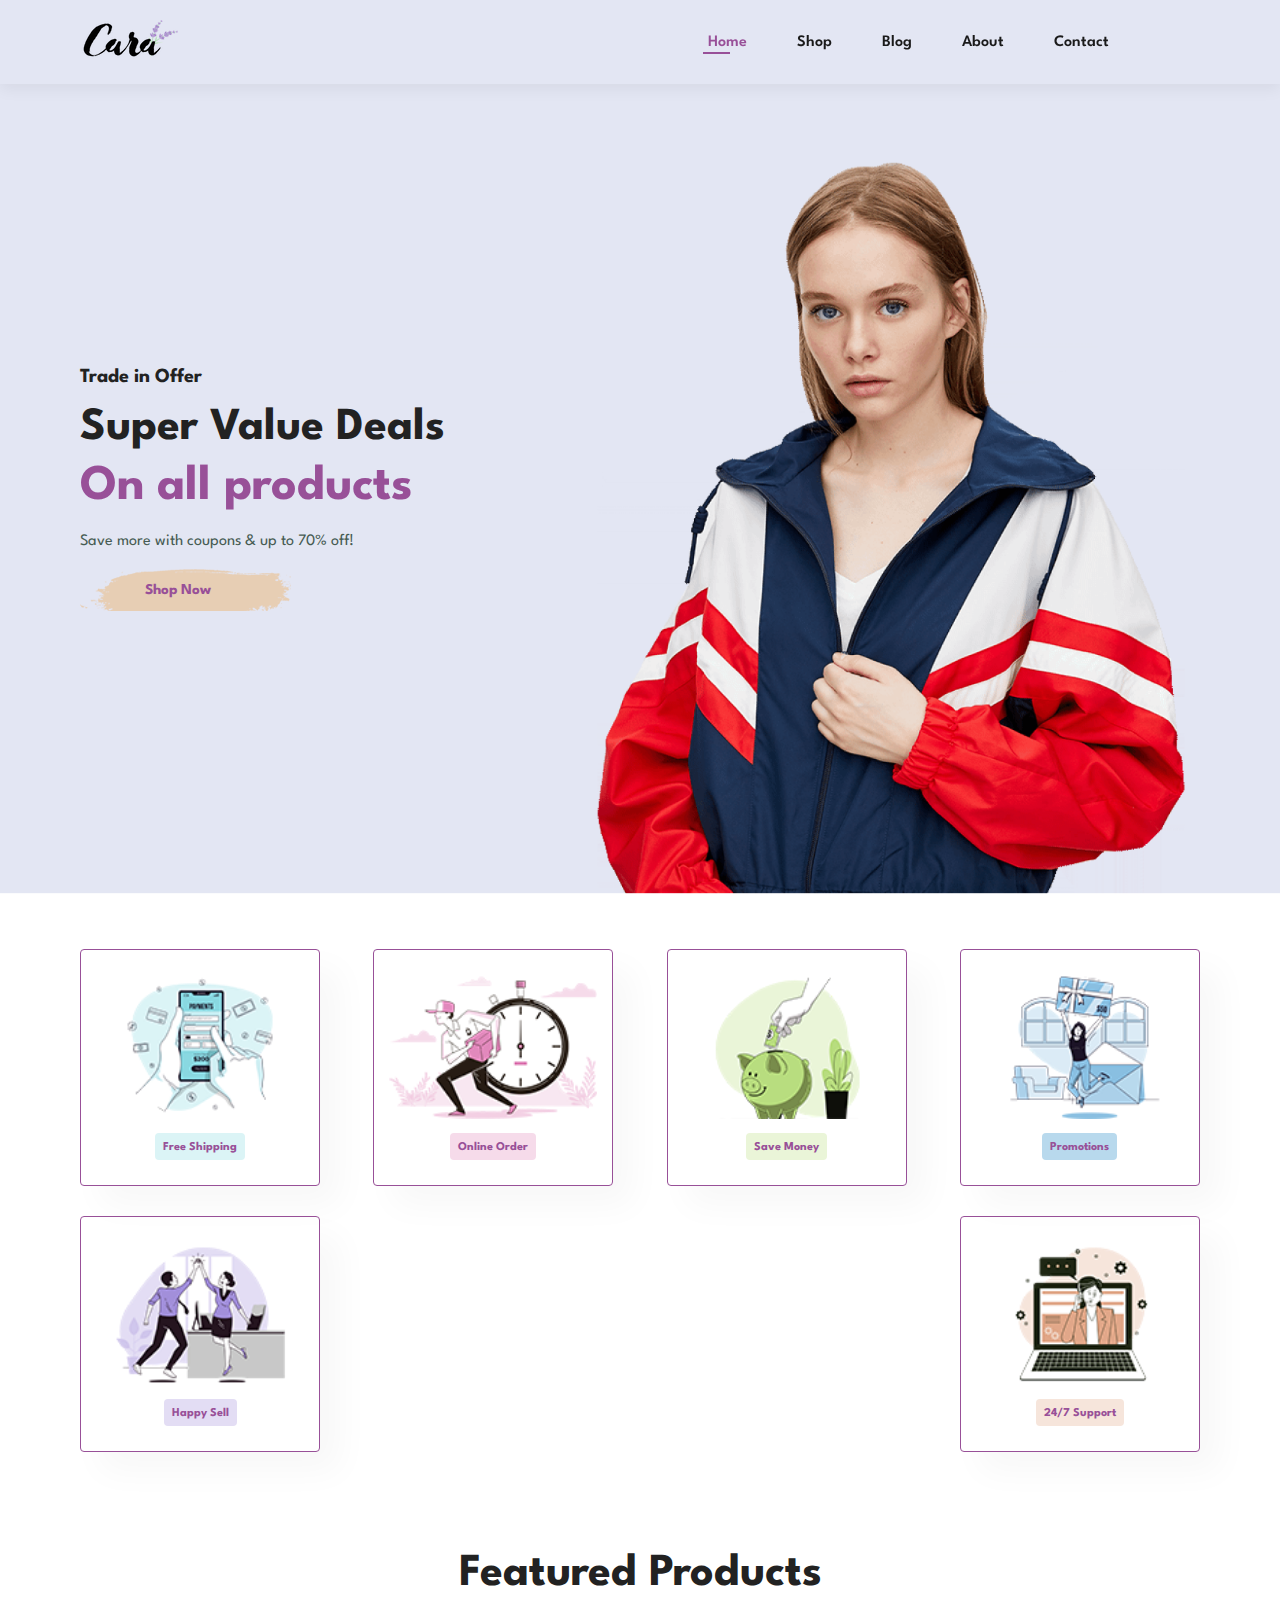
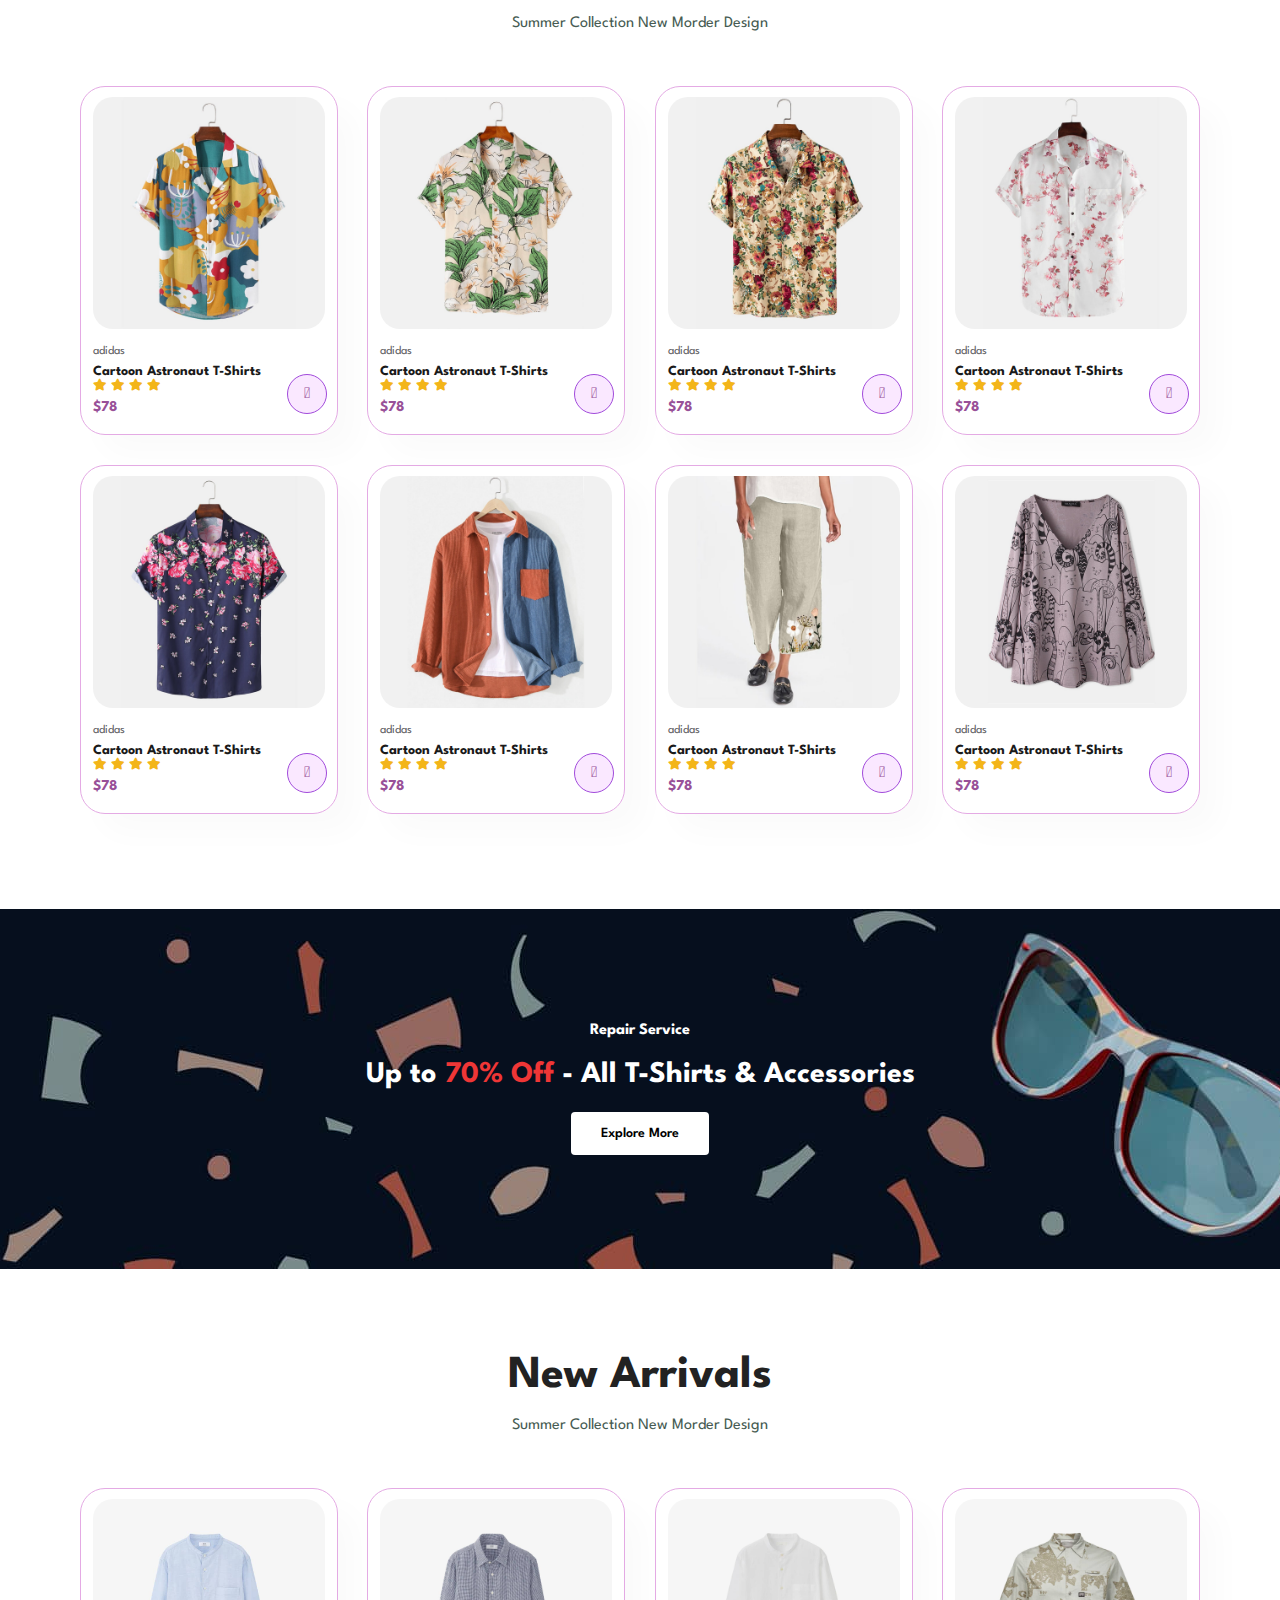
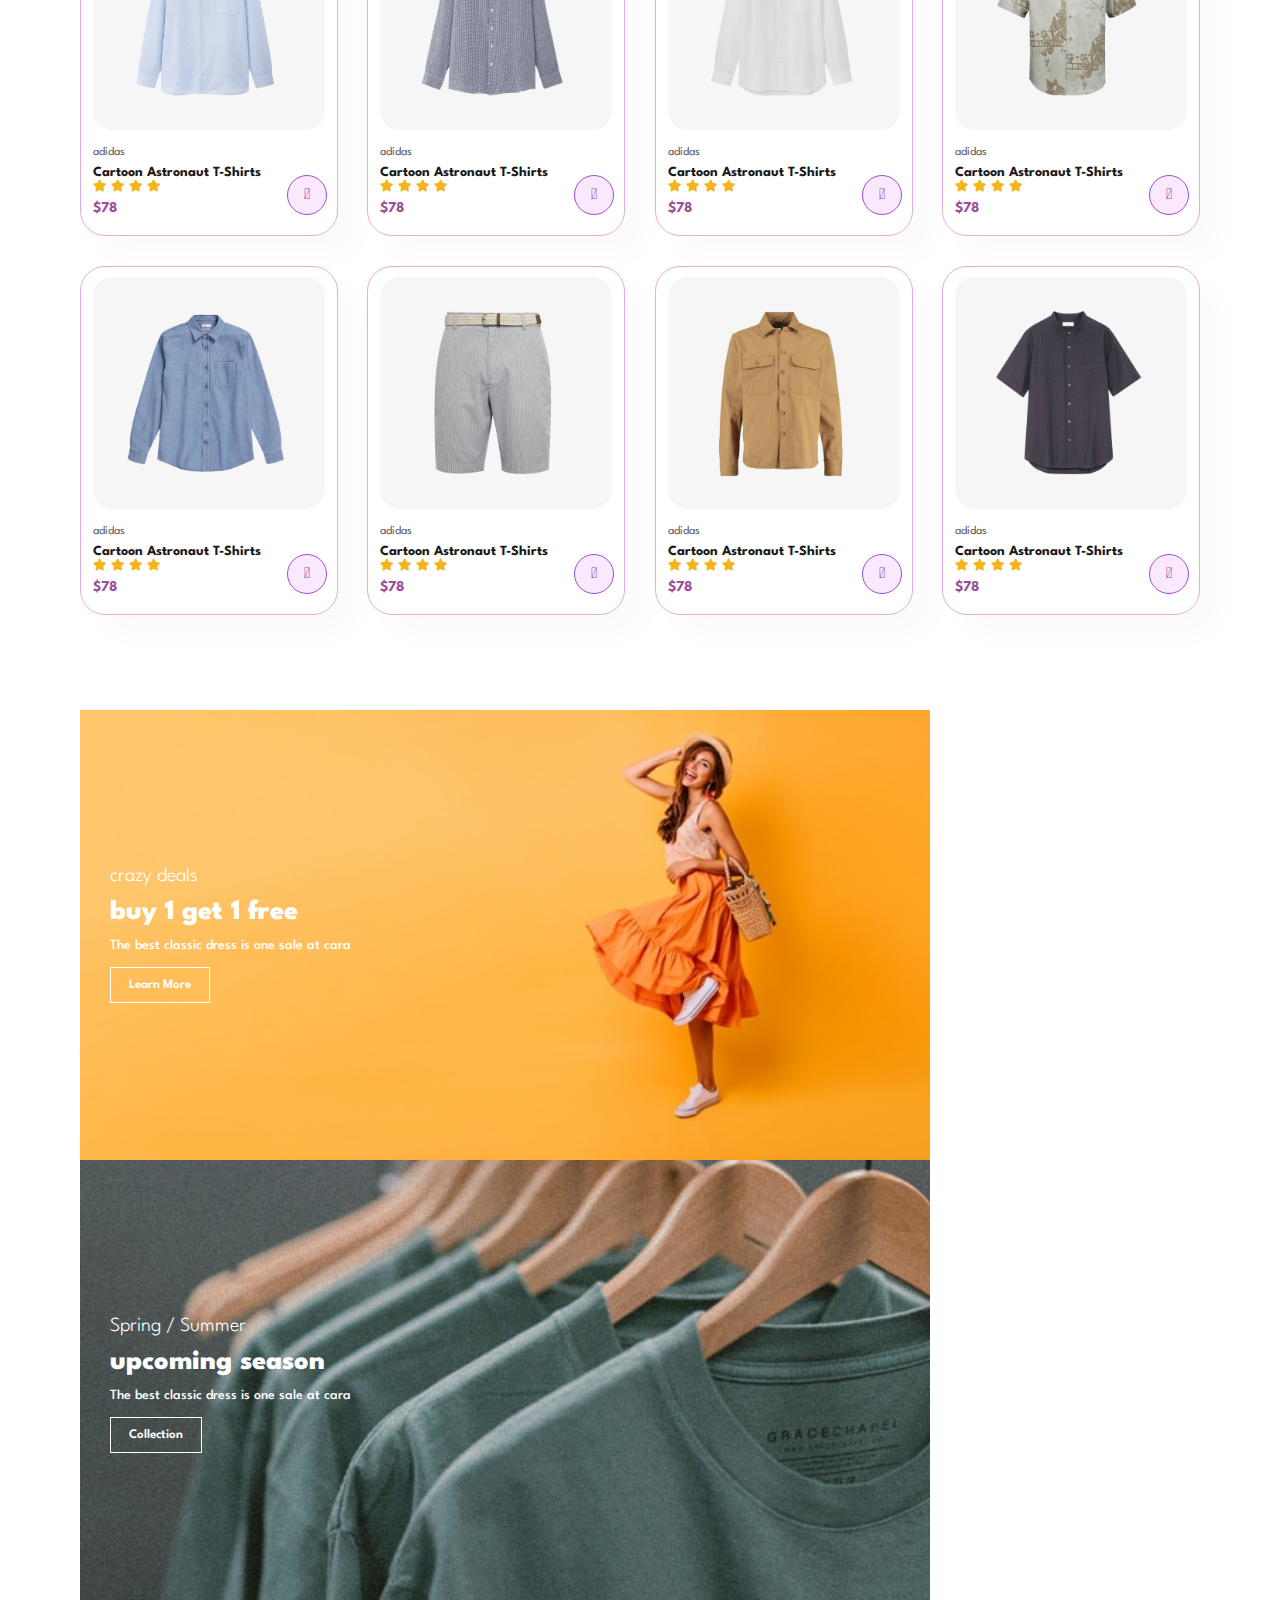
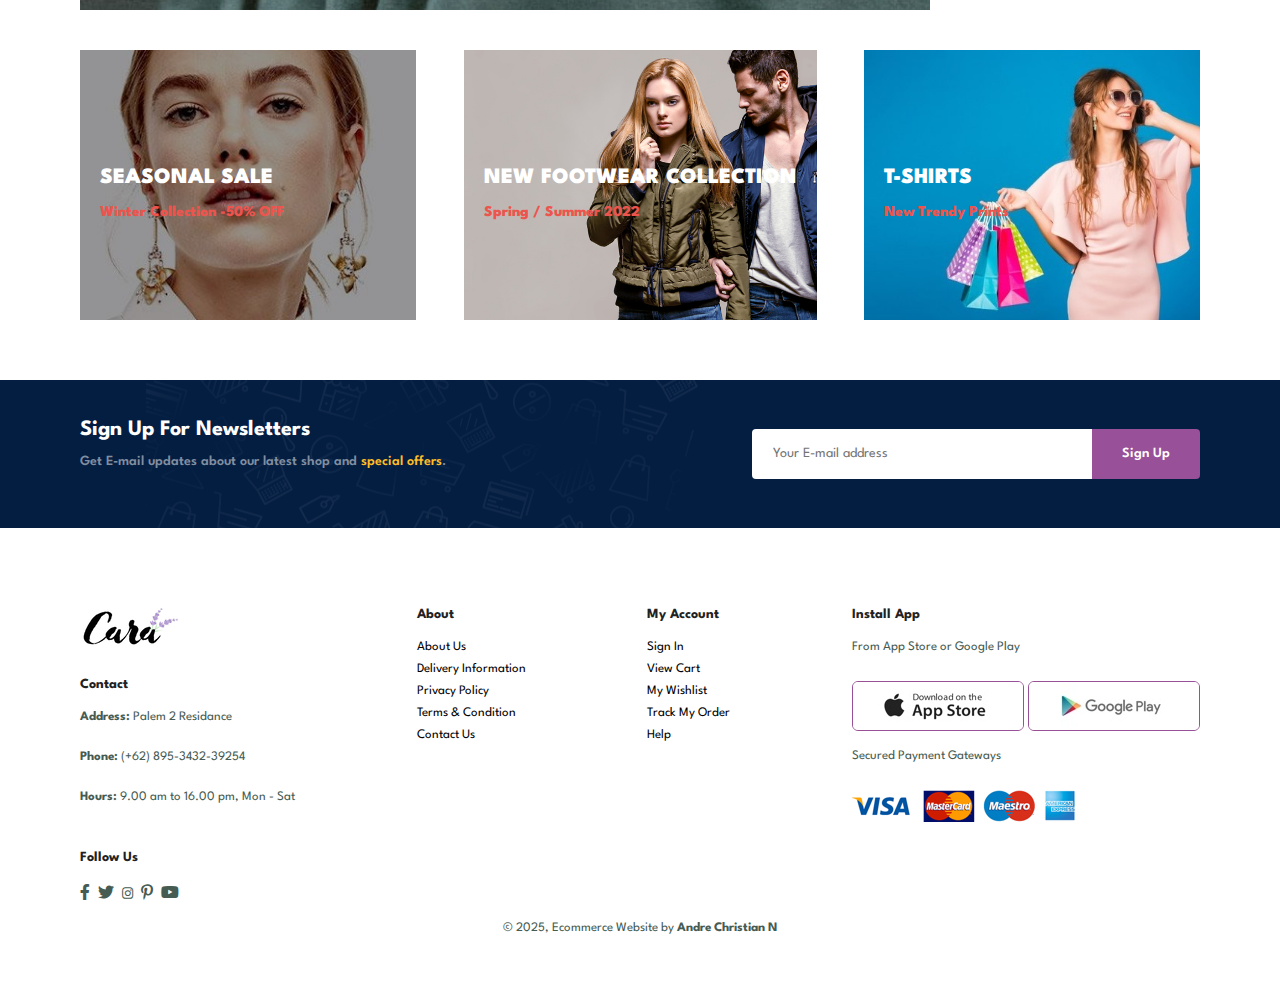
<file: index.html>
<!DOCTYPE html>
<html lang="en">

    <head>
        <meta charset="UTF-8">
        <meta http-equiv="X-UA-Compatible" content="IE=edge">
        <meta name="viewport" content="width=device-width, initial-scale=1.0">
        <title>Ecommerce Website</title>
       <link rel="stylesheet" href="https://pro.fontawesome.com/releases/v5.10.0/css/all.css">
        <link rel="stylesheet" href="style.css">
    </head>

    <body>
        <section id="header">
            <a href="#"><img src="img/logo.png" class="logo" alt=""></a>

            <div>
                <ul id="navbar">
                    <li><a class="active" href="index.html">Home</a></li>
                    <li><a href="shop.html">Shop</a></li>
                    <li><a href="blog.html">Blog</a></li>
                    <li><a href="about.html">About</a></li>
                    <li><a href="contact.html">Contact</a></li>
                    <li id="lg-bag"><a href="cart.html"><i class="far fa-shopping-bag" style="color: #000000;"></i></a></li>
                    <a href="#" id="close"><i class="far fa-times"></i></a>
                </ul>
            </div>
            <div id="mobile">
                <a href="cart.html"><i class="far fa-shopping-bag" style="color: #000000;"></i></a>
                <i id="bar" class="fas fa-outdent"></i>
            </div>
        </section>

        <section id="hero">
            <h4>Trade in Offer</h4>
            <h2>Super Value Deals</h2>
            <h1>On all products</h1>
            <p>Save more with coupons & up to 70% off!</p>
            <button>Shop Now</button>
        </section>

        <section id="feature" class="section-p1">
            <div class="fe-box">
                <img src="img/features/f1.png" alt="">
                <h6>Free Shipping</h6>
            </div>
            <div class="fe-box">
                <img src="img/features/f2.png" alt="">
                <h6>Online Order</h6>
            </div>
            <div class="fe-box">
                <img src="img/features/f3.png" alt="">
                <h6>Save Money</h6>
            </div>
            <div class="fe-box">
                <img src="img/features/f4.png" alt="">
                <h6>Promotions</h6>
            </div>
            <div class="fe-box">
                <img src="img/features/f5.png" alt="">
                <h6>Happy Sell</h6>
            </div>
            <div class="fe-box">
                <img src="img/features/f6.png" alt="">
                <h6>24/7 Support</h6>
            </div>
        </section>

        <section id="product1" class="section-p1">
            <h2>Featured Products</h2>
            <p>Summer Collection New Morder Design</p>
            <div class="pro-container">
                <div class="pro">
                    <img src="img/products/f1.jpg" alt="">
                    <div class="des">
                        <span>adidas</span>
                        <h5>Cartoon Astronaut T-Shirts</h5>
                        <div class="star">
                            <i class="fas fa-star"></i>
                            <i class="fas fa-star"></i>
                            <i class="fas fa-star"></i>
                            <i class="fas fa-star"></i>
                        </div>
                        <h4>$78</h4>
                    </div>
                     <a href="#"><i class="fal fa-shopping-cart cart"></i></a>
                </div>
                <div class="pro">
                    <img src="img/products/f2.jpg" alt="">
                    <div class="des">
                        <span>adidas</span>
                        <h5>Cartoon Astronaut T-Shirts</h5>
                        <div class="star">
                            <i class="fas fa-star"></i>
                            <i class="fas fa-star"></i>
                            <i class="fas fa-star"></i>
                            <i class="fas fa-star"></i>
                        </div>
                        <h4>$78</h4>
                    </div>
                     <a href="#"><i class="fal fa-shopping-cart cart"></i></a>
                </div>
                <div class="pro">
                    <img src="img/products/f3.jpg" alt="">
                    <div class="des">
                        <span>adidas</span>
                        <h5>Cartoon Astronaut T-Shirts</h5>
                        <div class="star">
                            <i class="fas fa-star"></i>
                            <i class="fas fa-star"></i>
                            <i class="fas fa-star"></i>
                            <i class="fas fa-star"></i>
                        </div>
                        <h4>$78</h4>
                    </div>
                     <a href="#"><i class="fal fa-shopping-cart cart"></i></a>
                </div>
                <div class="pro">
                    <img src="img/products/f4.jpg" alt="">
                    <div class="des">
                        <span>adidas</span>
                        <h5>Cartoon Astronaut T-Shirts</h5>
                        <div class="star">
                            <i class="fas fa-star"></i>
                            <i class="fas fa-star"></i>
                            <i class="fas fa-star"></i>
                            <i class="fas fa-star"></i>
                        </div>
                        <h4>$78</h4>
                    </div>
                     <a href="#"><i class="fal fa-shopping-cart cart"></i></a>
                </div>
                <div class="pro">
                    <img src="img/products/f5.jpg" alt="">
                    <div class="des">
                        <span>adidas</span>
                        <h5>Cartoon Astronaut T-Shirts</h5>
                        <div class="star">
                            <i class="fas fa-star"></i>
                            <i class="fas fa-star"></i>
                            <i class="fas fa-star"></i>
                            <i class="fas fa-star"></i>
                        </div>
                        <h4>$78</h4>
                    </div>
                     <a href="#"><i class="fal fa-shopping-cart cart"></i></a>
                </div>
                <div class="pro">
                    <img src="img/products/f6.jpg" alt="">
                    <div class="des">
                        <span>adidas</span>
                        <h5>Cartoon Astronaut T-Shirts</h5>
                        <div class="star">
                            <i class="fas fa-star"></i>
                            <i class="fas fa-star"></i>
                            <i class="fas fa-star"></i>
                            <i class="fas fa-star"></i>
                        </div>
                        <h4>$78</h4>
                    </div>
                     <a href="#"><i class="fal fa-shopping-cart cart"></i></a>
                </div>
                <div class="pro">
                    <img src="img/products/f7.jpg" alt="">
                    <div class="des">
                        <span>adidas</span>
                        <h5>Cartoon Astronaut T-Shirts</h5>
                        <div class="star">
                            <i class="fas fa-star"></i>
                            <i class="fas fa-star"></i>
                            <i class="fas fa-star"></i>
                            <i class="fas fa-star"></i>
                        </div>
                        <h4>$78</h4>
                    </div>
                     <a href="#"><i class="fal fa-shopping-cart cart"></i></a>
                </div>
                <div class="pro">
                    <img src="img/products/f8.jpg" alt="">
                    <div class="des">
                        <span>adidas</span>
                        <h5>Cartoon Astronaut T-Shirts</h5>
                        <div class="star">
                            <i class="fas fa-star"></i>
                            <i class="fas fa-star"></i>
                            <i class="fas fa-star"></i>
                            <i class="fas fa-star"></i>
                        </div>
                        <h4>$78</h4>
                    </div>
                     <a href="#"><i class="fal fa-shopping-cart cart"></i></a>
                </div>
            </div>
        </section>

        
        <section id="banner" class="section-m1">
            <h4>Repair Service</h4>
            <h2>Up to <span>70% Off</span> - All T-Shirts & Accessories </h2>
            <button class="normal">Explore More</button>
        </section>
        
        <section id="product1" class="section-p1">
            <h2>New Arrivals</h2>
            <p>Summer Collection New Morder Design</p>
            <div class="pro-container">
                <div class="pro">
                    <img src="img/products/n1.jpg" alt="">
                    <div class="des">
                        <span>adidas</span>
                        <h5>Cartoon Astronaut T-Shirts</h5>
                        <div class="star">
                            <i class="fas fa-star"></i>
                            <i class="fas fa-star"></i>
                            <i class="fas fa-star"></i>
                            <i class="fas fa-star"></i>
                        </div>
                        <h4>$78</h4>
                    </div>
                    <a href="#"><i class="fal fa-shopping-cart cart"></i></a>
                </div>
                <div class="pro">
                    <img src="img/products/n2.jpg" alt="">
                    <div class="des">
                        <span>adidas</span>
                        <h5>Cartoon Astronaut T-Shirts</h5>
                        <div class="star">
                            <i class="fas fa-star"></i>
                            <i class="fas fa-star"></i>
                            <i class="fas fa-star"></i>
                            <i class="fas fa-star"></i>
                        </div>
                        <h4>$78</h4>
                    </div>
                     <a href="#"><i class="fal fa-shopping-cart cart"></i></a>
                </div>
                <div class="pro">
                    <img src="img/products/n3.jpg" alt="">
                    <div class="des">
                        <span>adidas</span>
                        <h5>Cartoon Astronaut T-Shirts</h5>
                        <div class="star">
                            <i class="fas fa-star"></i>
                            <i class="fas fa-star"></i>
                            <i class="fas fa-star"></i>
                            <i class="fas fa-star"></i>
                        </div>
                        <h4>$78</h4>
                    </div>
                    <a href="#"><i class="fal fa-shopping-cart cart"></i></a>
                </div>
                <div class="pro">
                    <img src="img/products/n4.jpg" alt="">
                    <div class="des">
                        <span>adidas</span>
                        <h5>Cartoon Astronaut T-Shirts</h5>
                        <div class="star">
                            <i class="fas fa-star"></i>
                            <i class="fas fa-star"></i>
                            <i class="fas fa-star"></i>
                            <i class="fas fa-star"></i>
                        </div>
                        <h4>$78</h4>
                    </div>
                    <a href="#"><i class="fal fa-shopping-cart cart"></i></a>
                </div>
                <div class="pro">
                    <img src="img/products/n5.jpg" alt="">
                    <div class="des">
                        <span>adidas</span>
                        <h5>Cartoon Astronaut T-Shirts</h5>
                        <div class="star">
                            <i class="fas fa-star"></i>
                            <i class="fas fa-star"></i>
                            <i class="fas fa-star"></i>
                            <i class="fas fa-star"></i>
                        </div>
                        <h4>$78</h4>
                    </div>
                    <a href="#"><i class="fal fa-shopping-cart cart"></i></a>
                </div>
                <div class="pro">
                    <img src="img/products/n6.jpg" alt="">
                    <div class="des">
                        <span>adidas</span>
                        <h5>Cartoon Astronaut T-Shirts</h5>
                        <div class="star">
                            <i class="fas fa-star"></i>
                            <i class="fas fa-star"></i>
                            <i class="fas fa-star"></i>
                            <i class="fas fa-star"></i>
                        </div>
                        <h4>$78</h4>
                    </div>
                    <a href="#"><i class="fal fa-shopping-cart cart"></i></a>
                </div>
                <div class="pro">
                    <img src="img/products/n7.jpg" alt="">
                    <div class="des">
                        <span>adidas</span>
                        <h5>Cartoon Astronaut T-Shirts</h5>
                        <div class="star">
                            <i class="fas fa-star"></i>
                            <i class="fas fa-star"></i>
                            <i class="fas fa-star"></i>
                            <i class="fas fa-star"></i>
                        </div>
                        <h4>$78</h4>
                    </div>
                     <a href="#"><i class="fal fa-shopping-cart cart"></i></a>
                    </div>
                    <div class="pro">
                        <img src="img/products/n8.jpg" alt="">
                        <div class="des">
                            <span>adidas</span>
                            <h5>Cartoon Astronaut T-Shirts</h5>
                            <div class="star">
                                <i class="fas fa-star"></i>
                                <i class="fas fa-star"></i>
                                <i class="fas fa-star"></i>
                                <i class="fas fa-star"></i>
                            </div>
                            <h4>$78</h4>
                        </div>
                        <a href="#"><i class="fal fa-shopping-cart cart"></i></a>
                    </div>
                </div>
        </section>
        
        <section id="sm-banner" class="section-p1">
            <div class="banner-box">
                <h4>crazy deals</h4>
                <h2>buy 1 get 1 free</h2>
                <span>The best classic dress is one sale at cara</span>
                <button class="white">Learn More</button>
            </div>
            <div class="banner-box banner-box2">
                <h4>Spring / Summer</h4>
                <h2>upcoming season</h2>
                <span>The best classic dress is one sale at cara</span>
                <button class="white">Collection</button>
            </div>
        </section>
        
        <section id="banner3">
            <div class="banner-box">
                <h2>SEASONAL SALE</h2>
                <h3>Winter Collection -50% OFF</h3>
            </div>
            <div class="banner-box banner-box2">
                <h2>NEW FOOTWEAR COLLECTION</h2>
                <h3>Spring / Summer 2022</h3>
            </div>
            <div class="banner-box banner-box3">
                <h2>T-SHIRTS</h2>
                <h3>New Trendy Prints</h3>
            </div>
        </section>
        
        <section id="newsletter" class="section-p1 section-m1">
            <div class="newstext">
                <h4>Sign Up For Newsletters</h4>
                <p>Get E-mail updates about our latest shop and <span>special offers</span>.</p>  
            </div>
            <div class="form">
                <input type="text" placeholder="Your E-mail address">
                <button class="normal">Sign Up</button>
            </div>
        </section>
        
        <footer class="section-p1">
            <div class="col">
                <img src="img/logo.png" alt="" class="logo">
                <h4>Contact</h4>
                <p><strong>Address:</strong> Palem 2 Residance</p>
                <p><strong>Phone:</strong> (+62) 895-3432-39254</p>
                <p><strong>Hours:</strong> 9.00 am to 16.00 pm, Mon - Sat</p>
                <div class="follow">
                    <h4>Follow Us</h4>
                    <div class="icon">
                        <i class="fab fa-facebook-f"></i>
                        <i class="fab fa-twitter"></i>
                        <a href="https://www.instagram.com/cdren70/"><i class="fab fa-instagram"></i></a>
                        <i class="fab fa-pinterest-p"></i>
                        <i class="fab fa-youtube"></i>
                    </div>
                </div>
            </div>

            <div class="col">
                <h4>About</h4>
                <a href="#">About Us</a>
                <a href="#">Delivery Information</a>
                <a href="#">Privacy Policy</a>
                <a href="#">Terms & Condition</a>
                <a href="#">Contact Us</a>
            </div>

            <div class="col">
                <h4>My Account</h4>
                <a href="#">Sign In</a>
                <a href="#">View Cart</a>
                <a href="#">My Wishlist</a>
                <a href="#">Track My Order</a>
                <a href="#">Help</a>            
            </div>

            <div class="col install">
                <h4>Install App</h4>
                <p>From App Store or Google Play</p>
                <div class="row">
                    <img src="img/pay/app.jpg" alt="">
                    <img src="img//pay/play.jpg" alt="">
                </div><br>
                <p>Secured Payment Gateways</p>
                <img src="img/pay/pay.png" alt="">
            </div>
            
            <div class="copyright">
                <p>© 2025, Ecommerce Website by <strong>Andre Christian N</strong></p>
            </div>

        </footer>

        <script src="script.js"></script>
    </body>
    
    </html>
</file>
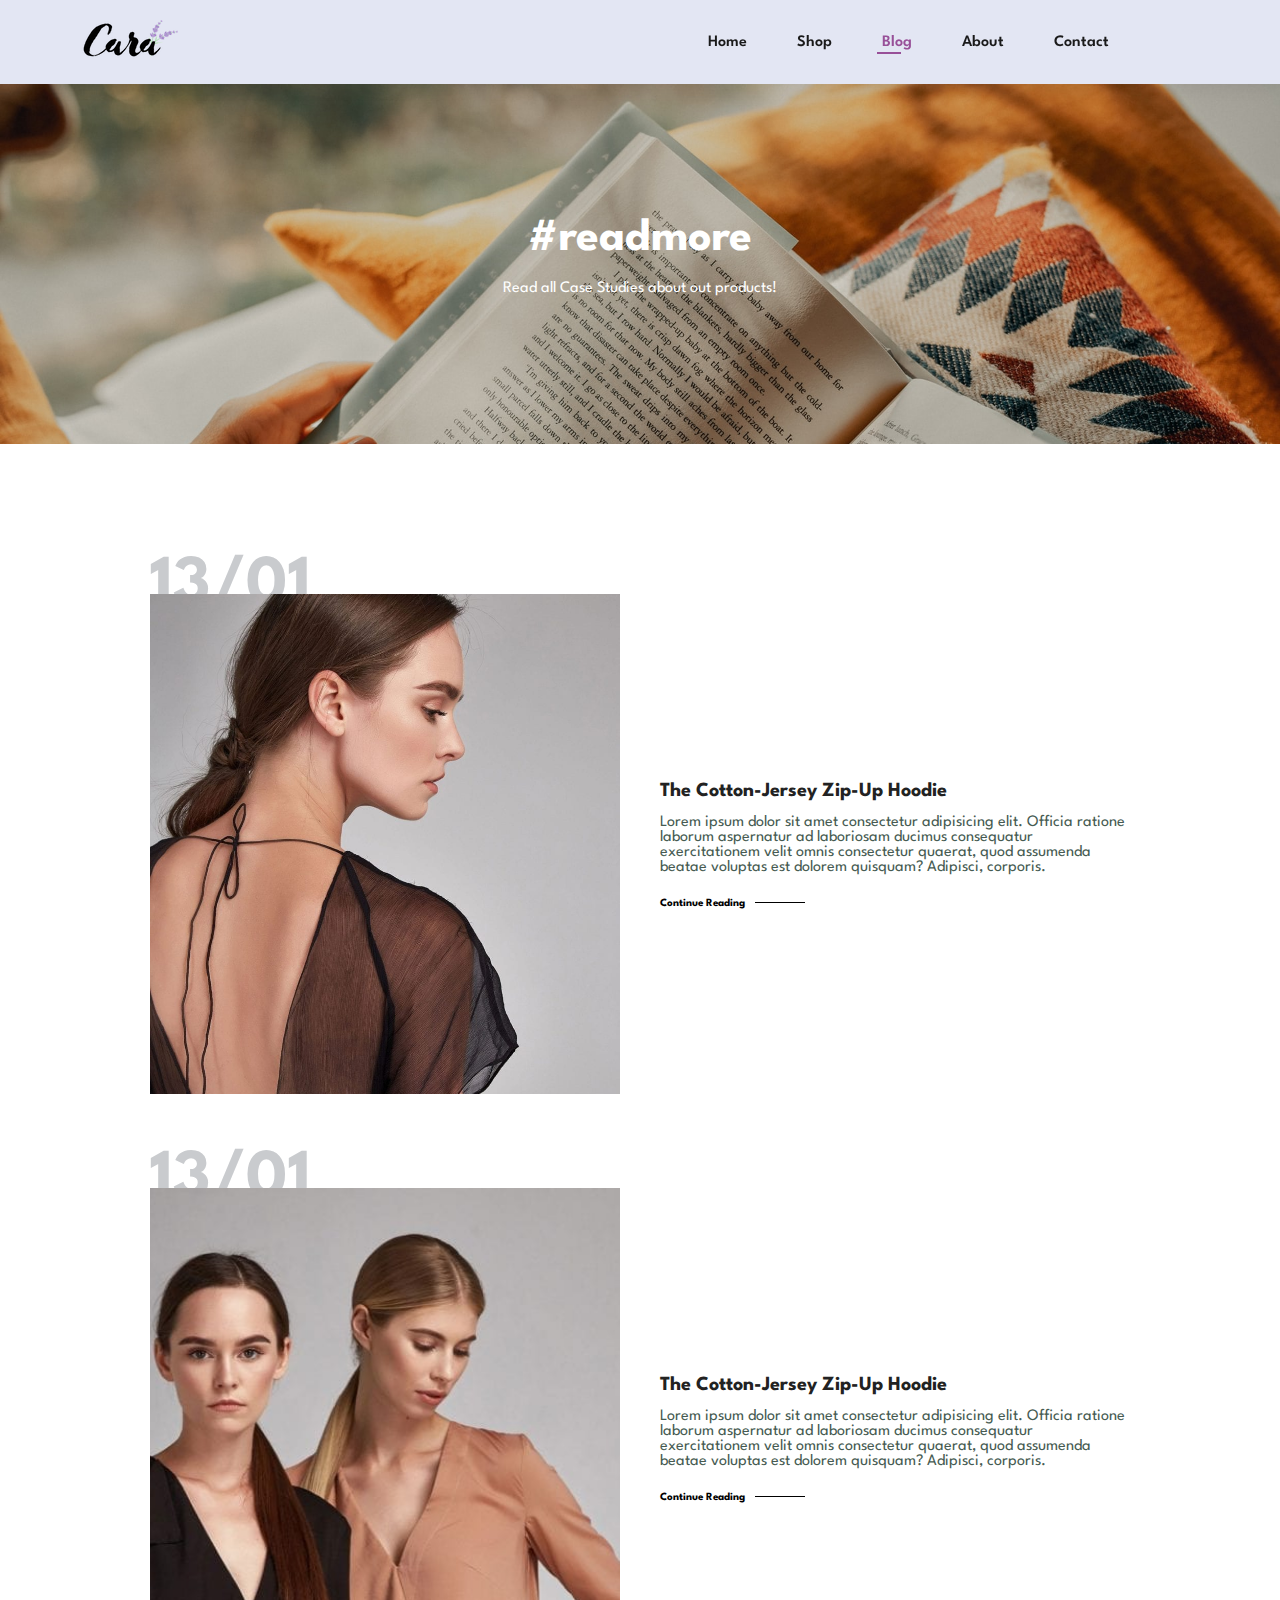
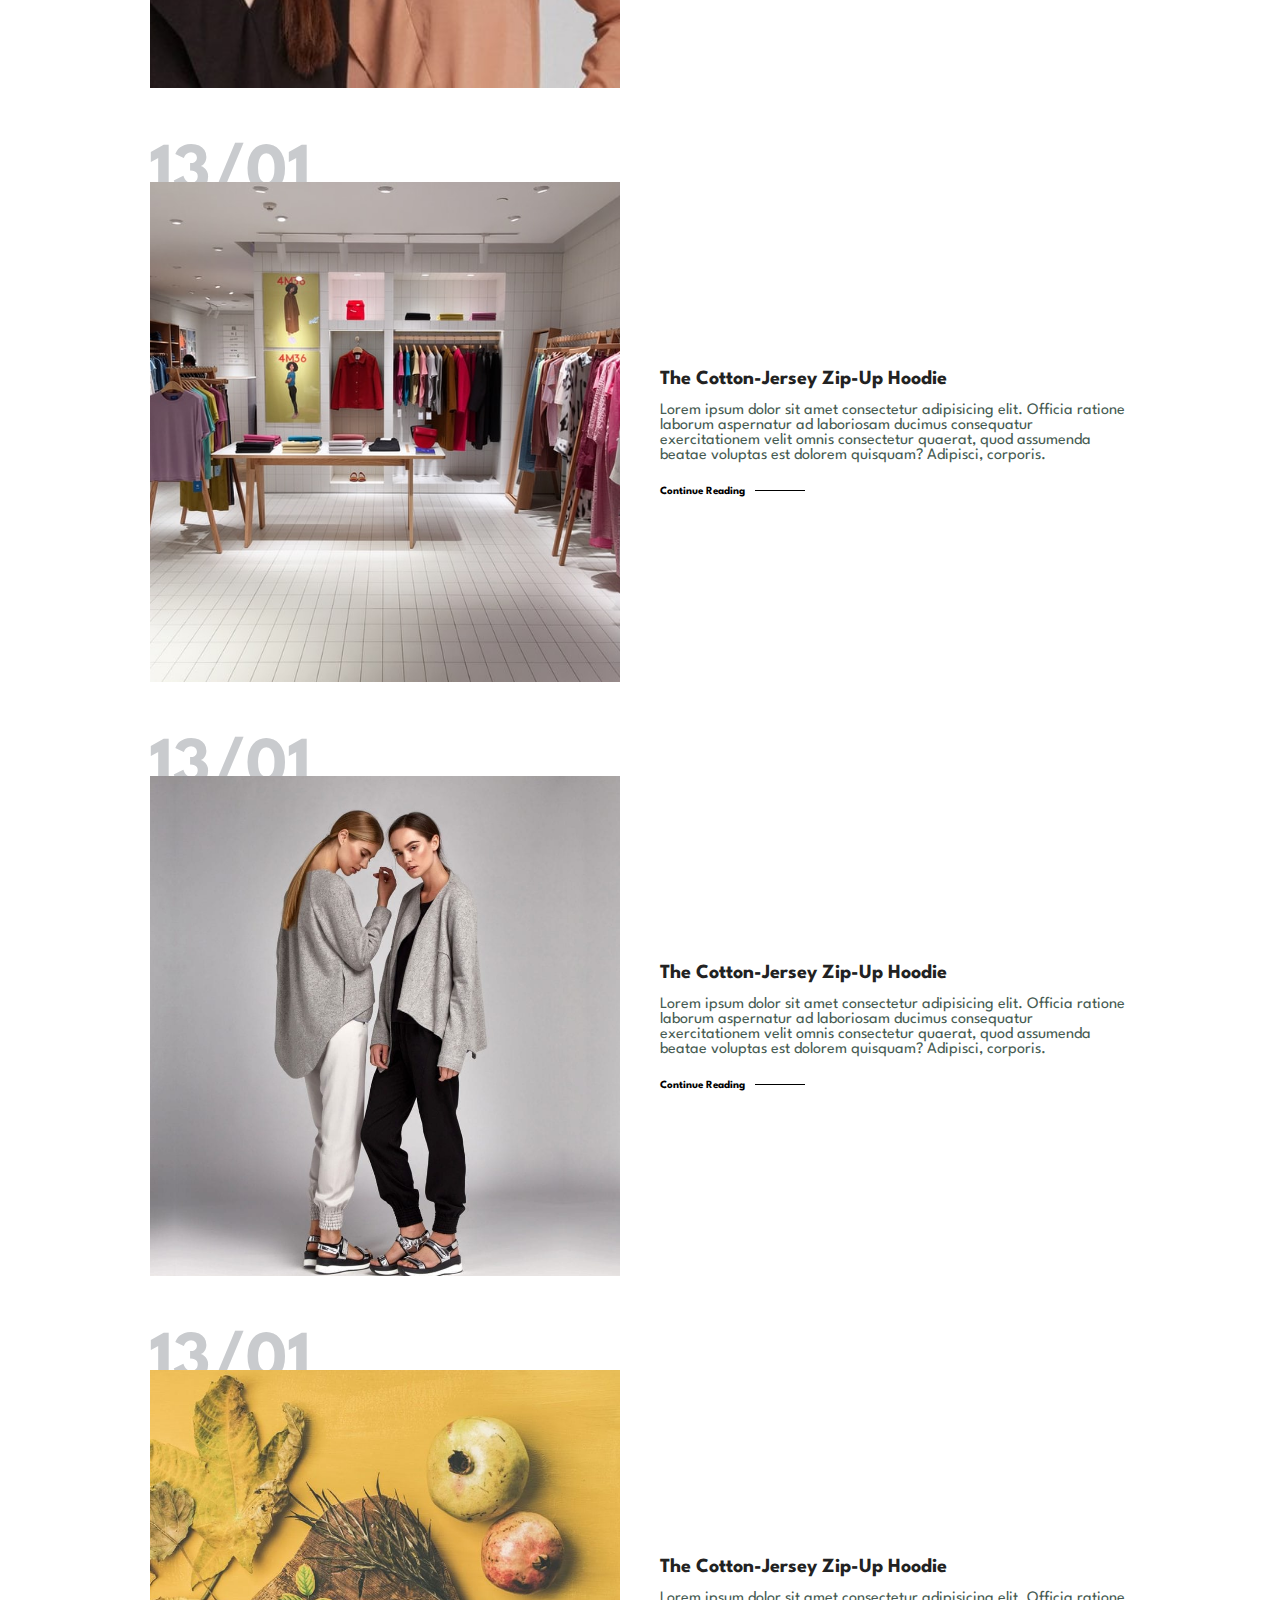
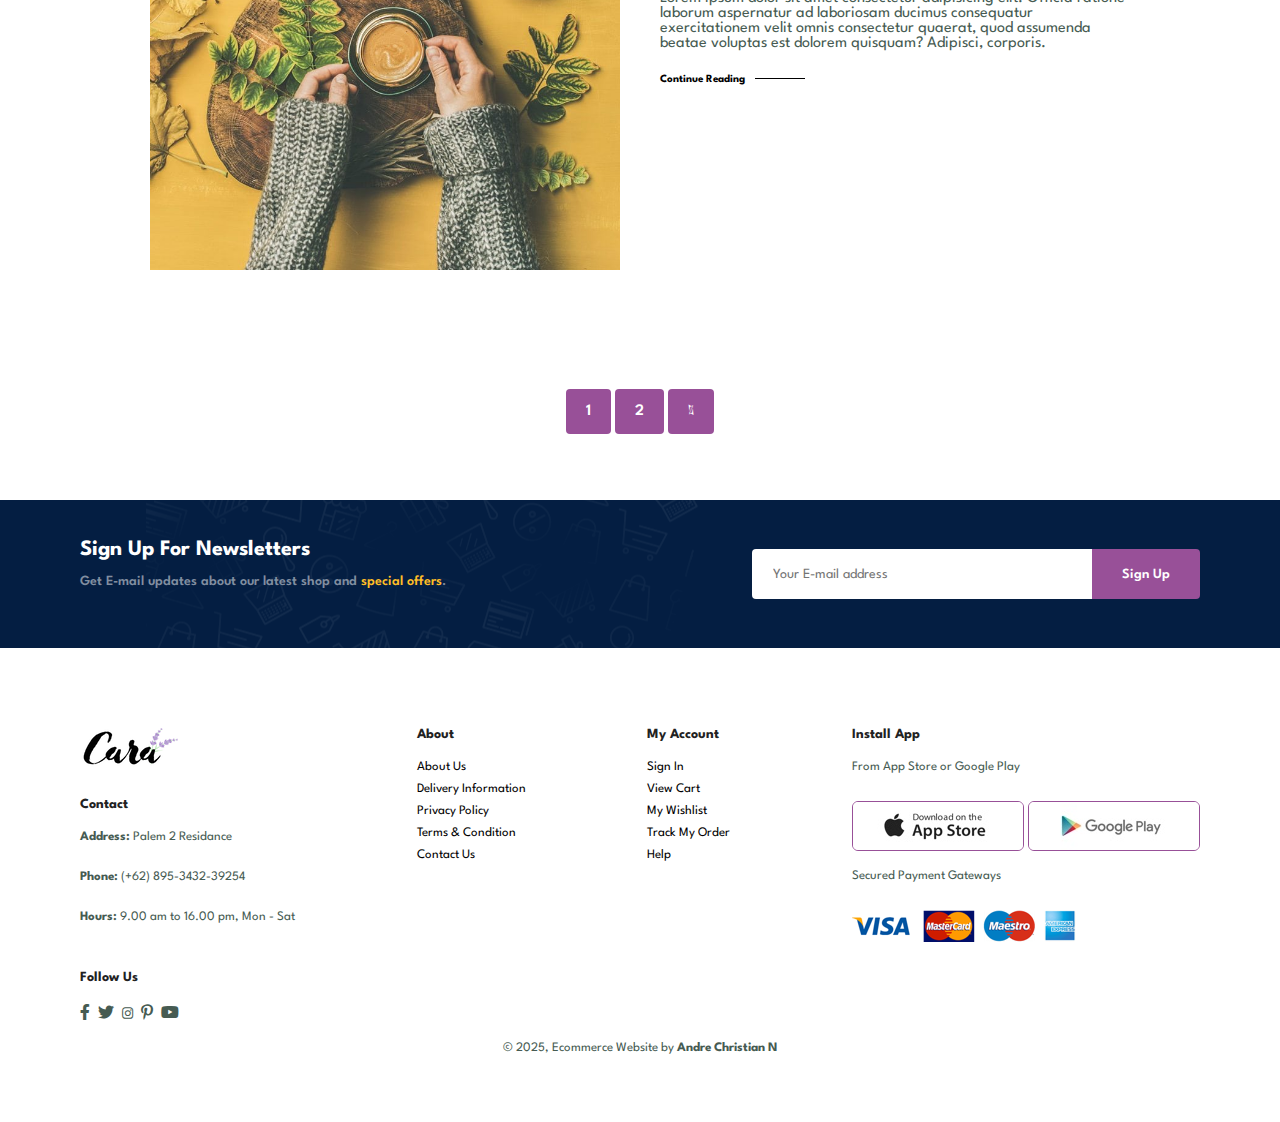
<file: blog.html>
<!DOCTYPE html>
<html lang="en">

    <head>
        <meta charset="UTF-8">
        <meta http-equiv="X-UA-Compatible" content="IE=edge">
        <meta name="viewport" content="width=device-width, initial-scale=1.0">
        <title>Ecommerce Website</title>
       <link rel="stylesheet" href="https://pro.fontawesome.com/releases/v5.10.0/css/all.css">
        <link rel="stylesheet" href="style.css">
    </head>

    <body>
        <section id="header">
            <a href="index.html"><img src="img/logo.png" class="logo" alt=""></a>

            <div>
                <ul id="navbar">
                    <li><a href="index.html">Home</a></li>
                    <li><a href="shop.html">Shop</a></li>
                    <li><a class="active"  href="blog.html">Blog</a></li>
                    <li><a href="about.html">About</a></li>
                    <li><a href="contact.html">Contact</a></li>
                    <li id="lg-bag"><a href="cart.html"><i class="far fa-shopping-bag" style="color: #000000;"></i></a></li>
                    <a href="#" id="close"><i class="far fa-times"></i></a>
                </ul>
            </div>
            <div id="mobile">
                <a href="cart.html"><i class="far fa-shopping-bag" style="color: #000000;"></i></a>
                <i id="bar" class="fas fa-outdent"></i>
            </div>
        </section>

        <section id="page-header" class="blog-header">
            <h2>#readmore</h2>
            <p>Read all Case Studies about out products!</p>
        </section>

        <section id="blog">
            <div class="blog-box">
                <div class="blog-img">
                    <img src="img/blog/b1.jpg" alt="">
                </div>
                <div class="blog-details">
                    <h4>The Cotton-Jersey Zip-Up Hoodie</h4>
                    <p>Lorem ipsum dolor sit amet consectetur adipisicing elit. Officia ratione laborum aspernatur ad laboriosam ducimus consequatur exercitationem velit omnis consectetur quaerat, quod assumenda beatae voluptas est dolorem quisquam? Adipisci, corporis.</p>
                    <a href="#">Continue Reading</a>
                </div>
                <h1>13/01</h1>
            </div>
            <div class="blog-box">
                <div class="blog-img">
                    <img src="img/blog/b2.jpg" alt="">
                </div>
                <div class="blog-details">
                    <h4>The Cotton-Jersey Zip-Up Hoodie</h4>
                    <p>Lorem ipsum dolor sit amet consectetur adipisicing elit. Officia ratione laborum aspernatur ad laboriosam ducimus consequatur exercitationem velit omnis consectetur quaerat, quod assumenda beatae voluptas est dolorem quisquam? Adipisci, corporis.</p>
                    <a href="#">Continue Reading</a>
                </div>
                <h1>13/01</h1>
            </div>
            <div class="blog-box">
                <div class="blog-img">
                    <img src="img/blog/b3.jpg" alt="">
                </div>
                <div class="blog-details">
                    <h4>The Cotton-Jersey Zip-Up Hoodie</h4>
                    <p>Lorem ipsum dolor sit amet consectetur adipisicing elit. Officia ratione laborum aspernatur ad laboriosam ducimus consequatur exercitationem velit omnis consectetur quaerat, quod assumenda beatae voluptas est dolorem quisquam? Adipisci, corporis.</p>
                    <a href="#">Continue Reading</a>
                </div>
                <h1>13/01</h1>
            </div>
            <div class="blog-box">
                <div class="blog-img">
                    <img src="img/blog/b4.jpg" alt="">
                </div>
                <div class="blog-details">
                    <h4>The Cotton-Jersey Zip-Up Hoodie</h4>
                    <p>Lorem ipsum dolor sit amet consectetur adipisicing elit. Officia ratione laborum aspernatur ad laboriosam ducimus consequatur exercitationem velit omnis consectetur quaerat, quod assumenda beatae voluptas est dolorem quisquam? Adipisci, corporis.</p>
                    <a href="#">Continue Reading</a>
                </div>
                <h1>13/01</h1>
            </div>
            <div class="blog-box">
                <div class="blog-img">
                    <img src="img/blog/b6.jpg" alt="">
                </div>
                <div class="blog-details">
                    <h4>The Cotton-Jersey Zip-Up Hoodie</h4>
                    <p>Lorem ipsum dolor sit amet consectetur adipisicing elit. Officia ratione laborum aspernatur ad laboriosam ducimus consequatur exercitationem velit omnis consectetur quaerat, quod assumenda beatae voluptas est dolorem quisquam? Adipisci, corporis.</p>
                    <a href="#">Continue Reading</a>
                </div>
                <h1>13/01</h1>
            </div>
        </section>

        <section id="pagination" class="section-p1">
            <a href="#">1</a>
            <a href="#">2</a>
            <a href="#"><i class="fal fa-long-arrow-alt-right"></i></a>
        </section>
        
        <section id="newsletter" class="section-p1 section-m1">
            <div class="newstext">
                <h4>Sign Up For Newsletters</h4>
                <p>Get E-mail updates about our latest shop and <span>special offers</span>.</p>  
            </div>
            <div class="form">
                <input type="text" placeholder="Your E-mail address">
                <button class="normal">Sign Up</button>
            </div>
        </section>
        
        <footer class="section-p1">
            <div class="col">
                <img src="img/logo.png" alt="" class="logo">
                <h4>Contact</h4>
                <p><strong>Address:</strong> Palem 2 Residance</p>
                <p><strong>Phone:</strong> (+62) 895-3432-39254</p>
                <p><strong>Hours:</strong> 9.00 am to 16.00 pm, Mon - Sat</p>
                <div class="follow">
                    <h4>Follow Us</h4>
                    <div class="icon">
                        <i class="fab fa-facebook-f"></i>
                        <i class="fab fa-twitter"></i>
                        <a href="https://www.instagram.com/cdren70/"><i class="fab fa-instagram"></i></a>
                        <i class="fab fa-pinterest-p"></i>
                        <i class="fab fa-youtube"></i>
                    </div>
                </div>
            </div>

            <div class="col">
                <h4>About</h4>
                <a href="#">About Us</a>
                <a href="#">Delivery Information</a>
                <a href="#">Privacy Policy</a>
                <a href="#">Terms & Condition</a>
                <a href="#">Contact Us</a>
            </div>

            <div class="col">
                <h4>My Account</h4>
                <a href="#">Sign In</a>
                <a href="#">View Cart</a>
                <a href="#">My Wishlist</a>
                <a href="#">Track My Order</a>
                <a href="#">Help</a>            
            </div>

            <div class="col install">
                <h4>Install App</h4>
                <p>From App Store or Google Play</p>
                <div class="row">
                    <img src="img/pay/app.jpg" alt="">
                    <img src="img//pay/play.jpg" alt="">
                </div><br>
                <p>Secured Payment Gateways</p>
                <img src="img/pay/pay.png" alt="">
            </div>
            
            <div class="copyright">
                <p>© 2025, Ecommerce Website by <strong>Andre Christian N</strong></p>
            </div>

        </footer>

        <script src="script.js"></script>
    </body>
    
    </html>
</file>
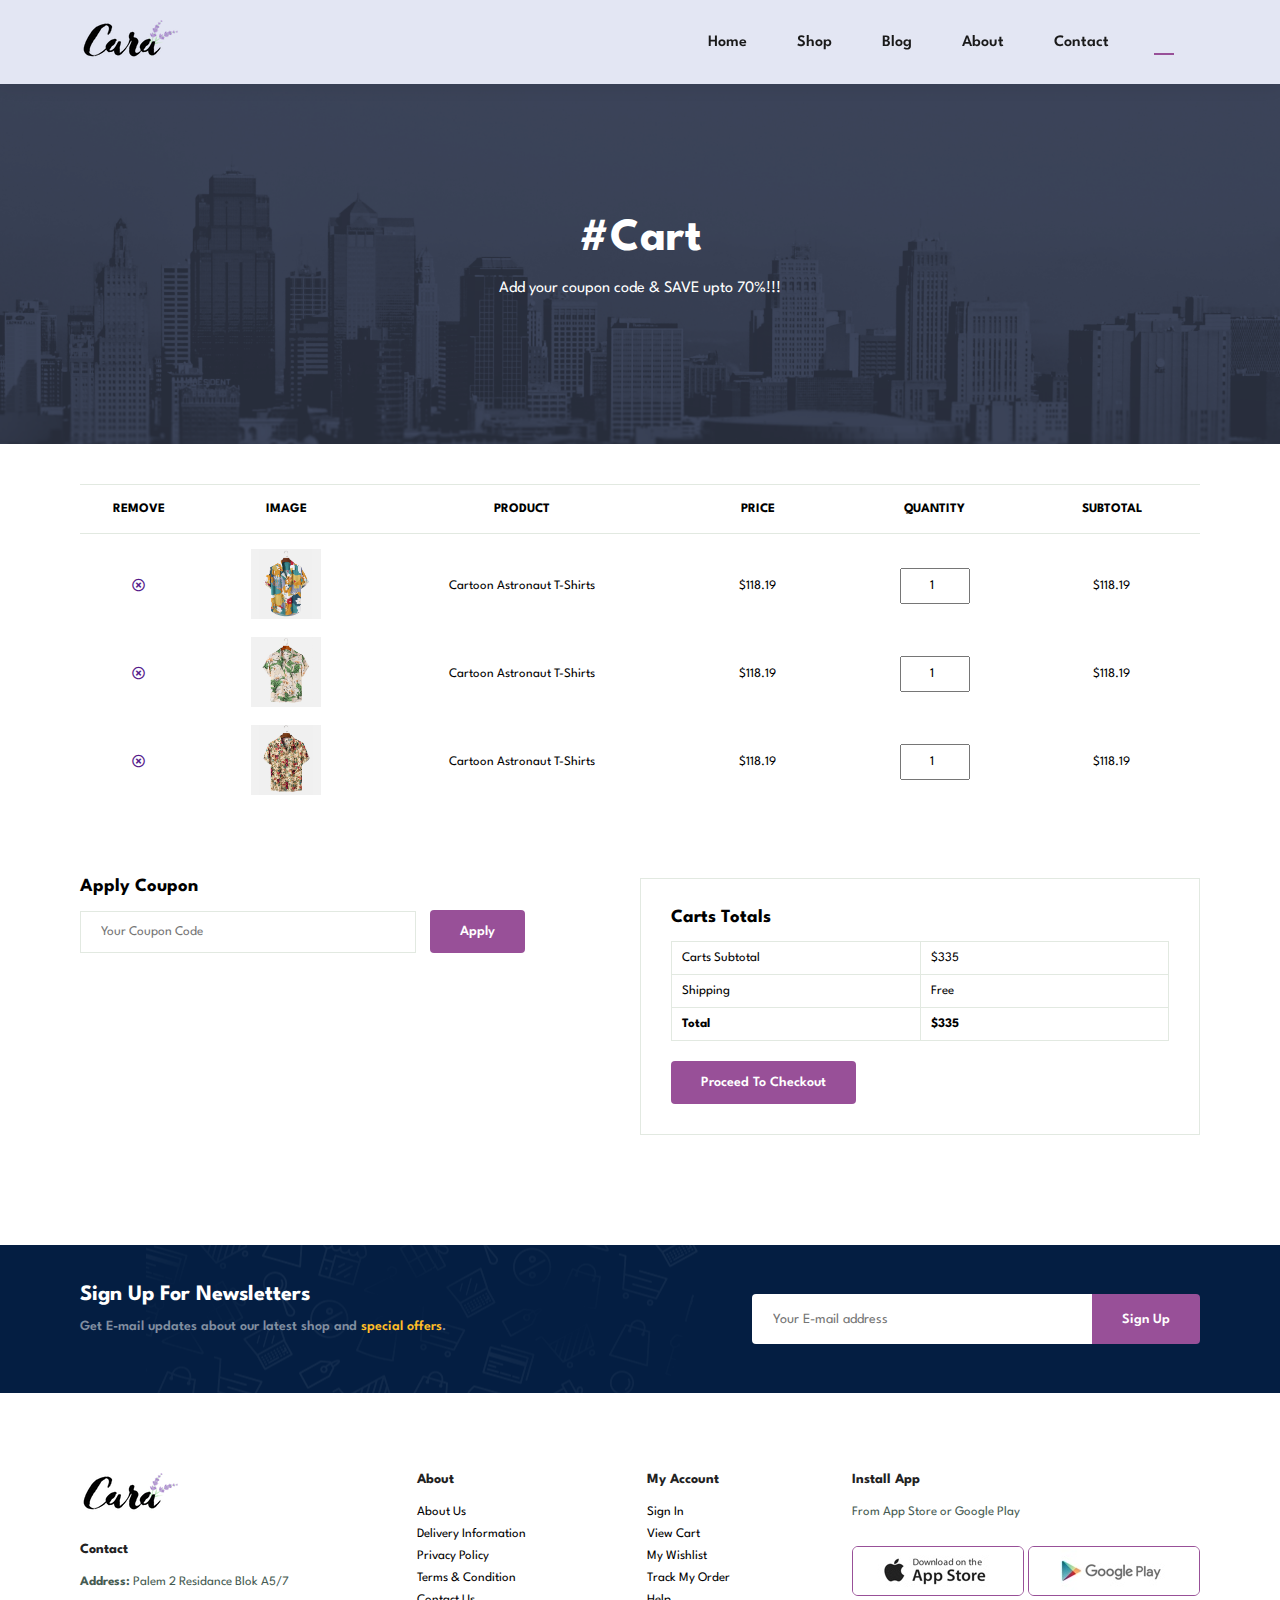
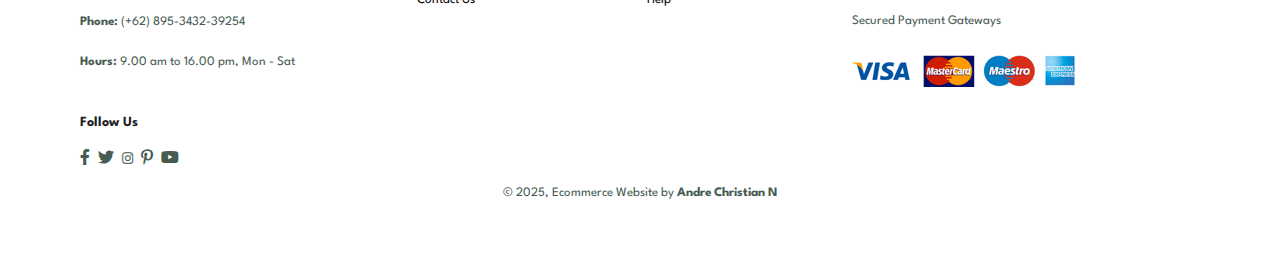
<file: cart.html>
<!DOCTYPE html>
<html lang="en">

    <head>
        <meta charset="UTF-8">
        <meta http-equiv="X-UA-Compatible" content="IE=edge">
        <meta name="viewport" content="width=device-width, initial-scale=1.0">
        <title>Ecommerce Website</title>
       <link rel="stylesheet" href="https://pro.fontawesome.com/releases/v5.10.0/css/all.css">
        <link rel="stylesheet" href="style.css">
    </head>

    <body>
        <section id="header">
            <a href="index.html"><img src="img/logo.png" class="logo" alt=""></a>

            <div>
                <ul id="navbar">
                    <li><a href="index.html">Home</a></li>
                    <li><a href="shop.html">Shop</a></li>
                    <li><a href="blog.html">Blog</a></li>
                    <li><a href="about.html">About</a></li>
                    <li><a  href="contact.html">Contact</a></li>
                    <li id="lg-bag"><a class="active" href="cart.html"><i class="far fa-shopping-bag" style="color: #000000;"></i></a></li>
                    <a href="#" id="close"><i class="far fa-times"></i></a>
                </ul>
            </div>
            <div id="mobile">
                <a href="cart.html"><i class="far fa-shopping-bag" style="color: #000000;"></i></a>
                <i id="bar" class="fas fa-outdent"></i>
            </div>
        </section>

        <section id="page-header" class="about-header">
            <h2>#Cart</h2>
            <p>Add your coupon code & SAVE upto 70%!!!</p>
        </section>
        

        <section id="cart" class="section-p1">
            <table width="100%">
                <thead>
                    <tr>
                        <td>Remove</td>
                        <td>Image</td>
                        <td>Product</td>
                        <td>Price</td>
                        <td>Quantity</td>
                        <td>Subtotal</td>
                    </tr>
                </thead>
                <tbody>
                    <tr>
                        <td><a href=""><i class="far fa-times-circle"></a></i></td>
                        <td><img src="img/products/f1.jpg" alt=""></td>
                        <td>Cartoon Astronaut T-Shirts</td>
                        <td>$118.19</td>
                        <td><input type="number" value="1"></td>
                        <td>$118.19</td>
                    </tr>
                    <tr>
                        <td><a href=""><i class="far fa-times-circle"></a></i></td>
                        <td><img src="img/products/f2.jpg" alt=""></td>
                        <td>Cartoon Astronaut T-Shirts</td>
                        <td>$118.19</td>
                        <td><input type="number" value="1"></td>
                        <td>$118.19</td>
                    </tr>
                    <tr>
                        <td><a href=""><i class="far fa-times-circle"></a></i></td>
                        <td><img src="img/products/f3.jpg" alt=""></td>
                        <td>Cartoon Astronaut T-Shirts</td>
                        <td>$118.19</td>
                        <td><input type="number" value="1"></td>
                        <td>$118.19</td>
                    </tr>
                </tbody>
            </table>
        </section>

        <section id="cart-add" class="section-p1">
            <div id="coupon">
                <h3>Apply Coupon</h3>
                <div>
                    <input type="text" placeholder="Your Coupon Code">
                    <button class="normal">Apply</button>
                </div>
            </div>
            <div id="subtotal">
                <h3>Carts Totals</h3>
                <table>
                    <tr>
                        <td>Carts Subtotal</td>
                        <td>$335</td>
                    </tr>
                    <tr>
                        <td>Shipping</td>
                        <td>Free</td>
                    </tr>
                    <tr>
                        <td><strong>Total</strong></td>
                        <td><strong>$335</strong></td>
                    </tr>

                </table>
                <button class="normal">Proceed To Checkout</button>
            </div>
        </section>

        <section id="newsletter" class="section-p1 section-m1">
            <div class="newstext">
                <h4>Sign Up For Newsletters</h4>
                <p>Get E-mail updates about our latest shop and <span>special offers</span>.</p>  
            </div>
            <div class="form">
                <input type="text" placeholder="Your E-mail address">
                <button class="normal">Sign Up</button>
            </div>
        </section>

        <footer class="section-p1">
            <div class="col">
                <img src="img/logo.png" alt="" class="logo">
                <h4>Contact</h4>
                <p><strong>Address:</strong> Palem 2 Residance Blok A5/7</p>
                <p><strong>Phone:</strong> (+62) 895-3432-39254</p>
                <p><strong>Hours:</strong> 9.00 am to 16.00 pm, Mon - Sat</p>
                <div class="follow">
                    <h4>Follow Us</h4>
                    <div class="icon">
                        <i class="fab fa-facebook-f"></i>
                        <i class="fab fa-twitter"></i>
                        <a href="https://www.instagram.com/cdren70/"><i class="fab fa-instagram"></i></a>
                        <i class="fab fa-pinterest-p"></i>
                        <i class="fab fa-youtube"></i>
                    </div>
                </div>
            </div>

            <div class="col">
                <h4>About</h4>
                <a href="#">About Us</a>
                <a href="#">Delivery Information</a>
                <a href="#">Privacy Policy</a>
                <a href="#">Terms & Condition</a>
                <a href="#">Contact Us</a>
            </div>

            <div class="col">
                <h4>My Account</h4>
                <a href="#">Sign In</a>
                <a href="#">View Cart</a>
                <a href="#">My Wishlist</a>
                <a href="#">Track My Order</a>
                <a href="#">Help</a>            
            </div>

            <div class="col install">
                <h4>Install App</h4>
                <p>From App Store or Google Play</p>
                <div class="row">
                    <img src="img/pay/app.jpg" alt="">
                    <img src="img//pay/play.jpg" alt="">
                </div><br>
                <p>Secured Payment Gateways</p>
                <img src="img/pay/pay.png" alt="">
            </div>
            
            <div class="copyright">
                <p>© 2025, Ecommerce Website by <strong>Andre Christian N</strong></p>
            </div>

        </footer>

        <script src="script.js"></script>
    </body>
    
    </html>
</file>
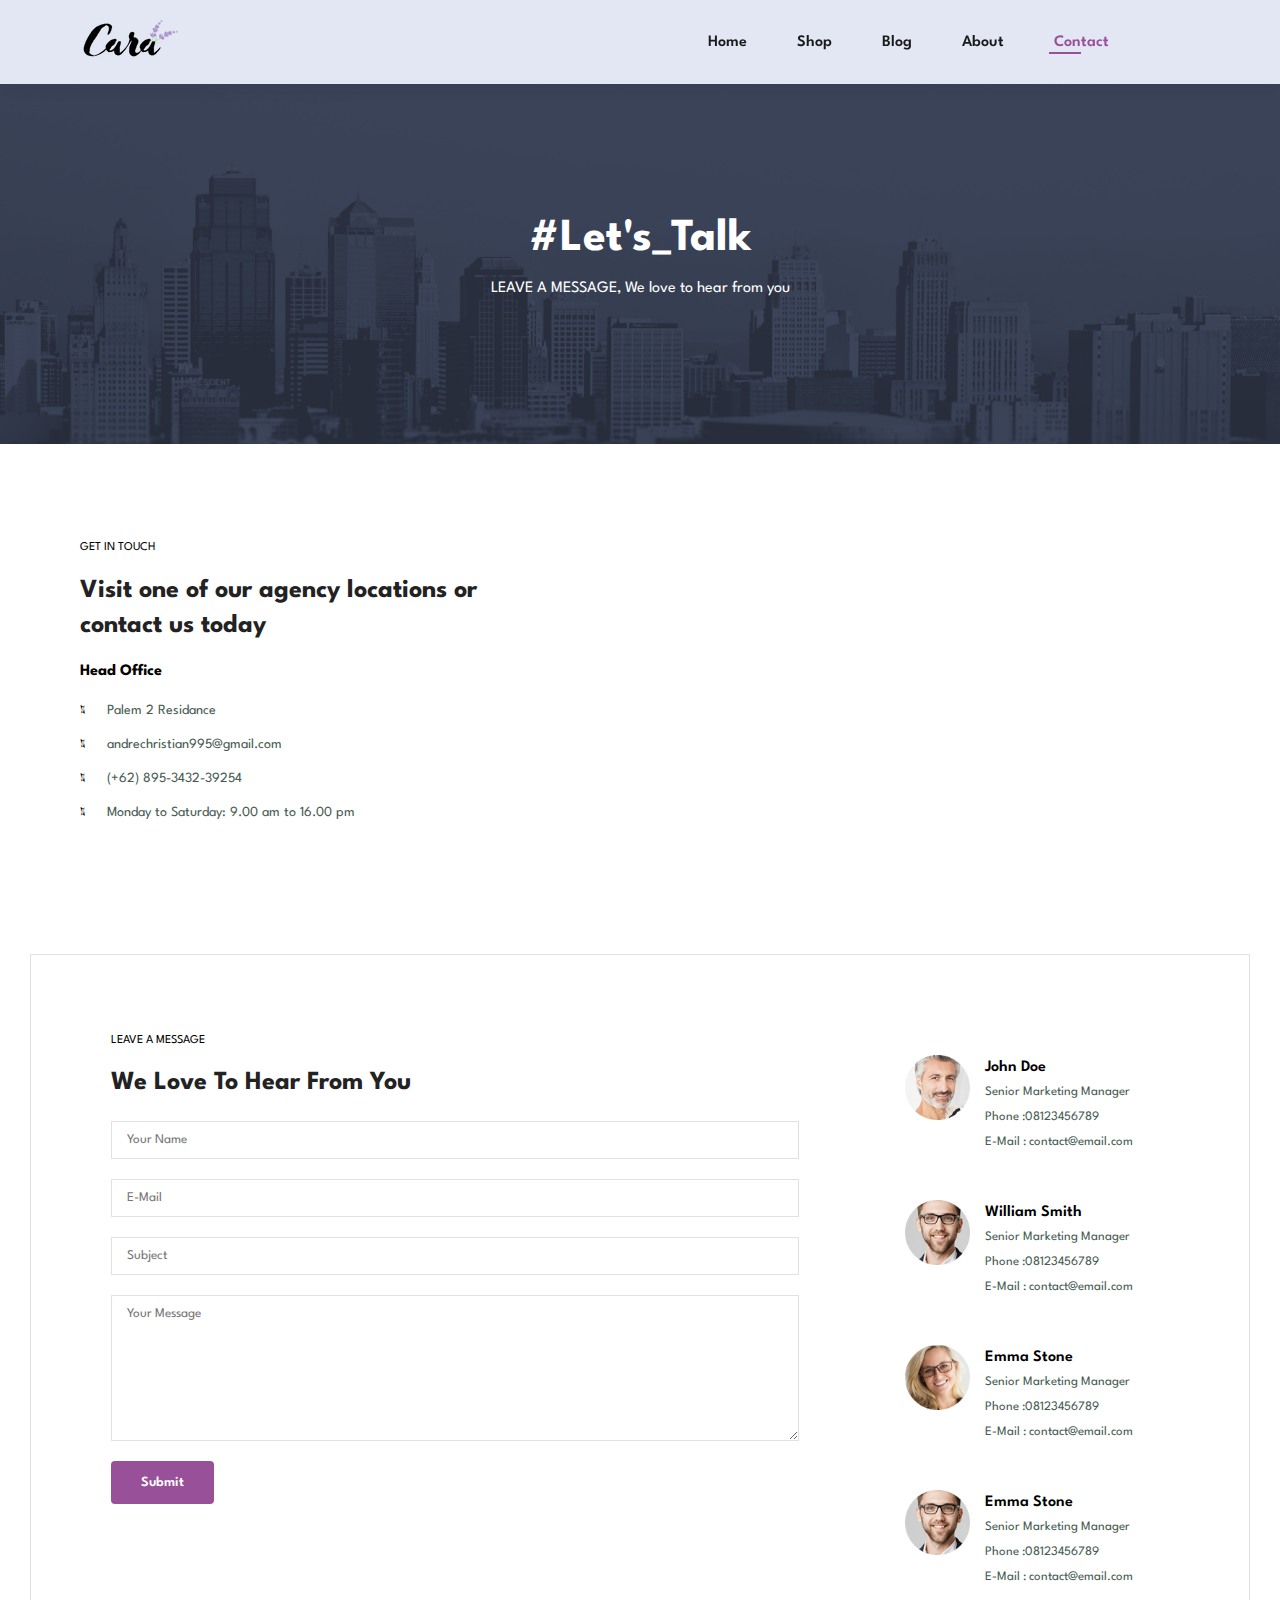
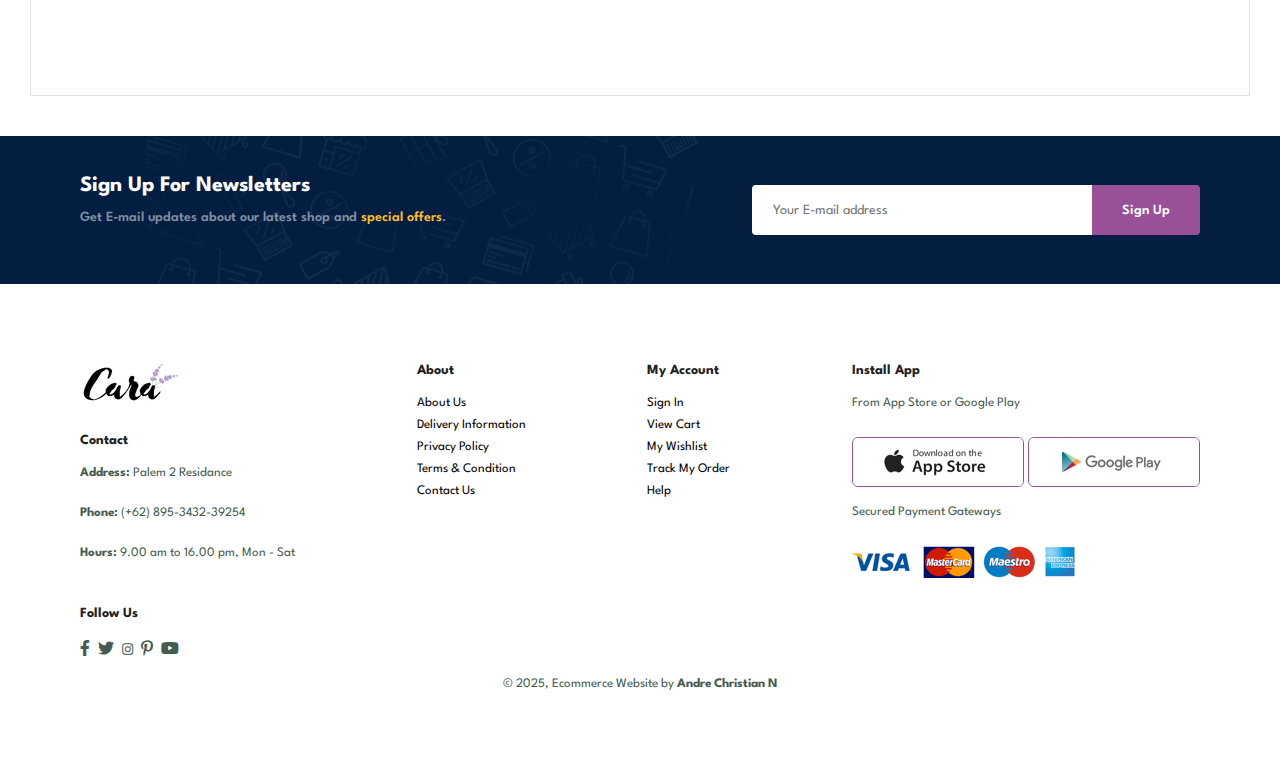
<file: contact.html>
<!DOCTYPE html>
<html lang="en">

    <head>
        <meta charset="UTF-8">
        <meta http-equiv="X-UA-Compatible" content="IE=edge">
        <meta name="viewport" content="width=device-width, initial-scale=1.0">
        <title>Ecommerce Website</title>
       <link rel="stylesheet" href="https://pro.fontawesome.com/releases/v5.10.0/css/all.css">
        <link rel="stylesheet" href="style.css">
    </head>

    <body>
        <section id="header">
            <a href="index.html"><img src="img/logo.png" class="logo" alt=""></a>

            <div>
                <ul id="navbar">
                    <li><a href="index.html">Home</a></li>
                    <li><a href="shop.html">Shop</a></li>
                    <li><a href="blog.html">Blog</a></li>
                    <li><a href="about.html">About</a></li>
                    <li><a class="active" href="contact.html">Contact</a></li>
                    <li id="lg-bag"><a href="cart.html"><i class="far fa-shopping-bag" style="color: #000000;"></i></a></li>
                    <a href="#" id="close"><i class="far fa-times"></i></a>
                </ul>
            </div>
            <div id="mobile">
                <a href="cart.html"><i class="far fa-shopping-bag" style="color: #000000;"></i></a>
                <i id="bar" class="fas fa-outdent"></i>
            </div>
        </section>

        <section id="page-header" class="about-header">
            <h2>#Let's_Talk</h2>
            <p>LEAVE A MESSAGE, We love to hear from you</p>
        </section>
        
        <section id="contact-details" class="section-p1">
            <div class="details">
                <span>GET IN TOUCH</span>
                <h2>Visit one of our agency locations or contact us today</h2>
                <h3>Head Office</h3>
                <div>
                    <li>
                        <i class="fal fa-map"></i>
                        <p>Palem 2 Residance</p>
                    </li>
                    <li>
                        <i class="fal fa-envelope"></i>
                        <p>andrechristian995@gmail.com</p>
                    </li>
                    <li>
                        <i class="fal fa-phone-alt"></i>
                        <p>(+62) 895-3432-39254</p>
                    </li>
                    <li>
                        <i class="fal fa-clock"></i>
                        <p>Monday to Saturday: 9.00 am to 16.00 pm</p>
                    </li>
                </div>
            </div>


            <div class="map">
                <iframe src="https://www.google.com/maps/embed?pb=!1m18!1m12!1m3!1d7920.6614220729925!2d107.63310884226642!3d-6.970255440682113!2m3!1f0!2f0!3f0!3m2!1i1024!2i768!4f13.1!3m3!1m2!1s0x2e68e9b2b6d3a28f%3A0x17f49581712aa225!2sPalem%202%20Residence!5e0!3m2!1sid!2sid!4v1737193210931!5m2!1sid!2sid" width="600" height="450" style="border:0;" allowfullscreen="" loading="lazy" referrerpolicy="no-referrer-when-downgrade"></iframe>
            </div>
        </section>

        <section id="form-details">
            <form action="">
                <span>LEAVE A MESSAGE</span>
                <h2>We Love To Hear From You</h2>
                <input type="text" placeholder="Your Name">
                <input type="text" placeholder="E-Mail">
                <input type="text" placeholder="Subject">
                <textarea name="" id="" placeholder="Your Message" cols="30" rows="10"></textarea>
                <button class="normal">Submit</button>
            </form>
            <div class="people">
                <div>
                    <img src="img/people/1.png" alt="">
                    <p><span>John Doe</span> Senior Marketing Manager<br>Phone :08123456789<br>E-Mail : contact@email.com  </p>
                </div>
                <div>
                    <img src="img/people/2.png" alt="">
                    <p><span>William Smith</span> Senior Marketing Manager<br>Phone :08123456789<br>E-Mail : contact@email.com  </p>
                </div>
                <div>
                    <img src="img/people/3.png" alt="">
                    <p><span>Emma Stone</span> Senior Marketing Manager<br>Phone :08123456789<br>E-Mail : contact@email.com  </p>
                </div>
                <div>
                    <img src="img/people/2.png" alt="">
                    <p><span>Emma Stone</span> Senior Marketing Manager<br>Phone :08123456789<br>E-Mail : contact@email.com  </p>
                </div>
            </div>
        </section>


        <section id="newsletter" class="section-p1 section-m1">
            <div class="newstext">
                <h4>Sign Up For Newsletters</h4>
                <p>Get E-mail updates about our latest shop and <span>special offers</span>.</p>  
            </div>
            <div class="form">
                <input type="text" placeholder="Your E-mail address">
                <button class="normal">Sign Up</button>
            </div>
        </section>

        <footer class="section-p1">
            <div class="col">
                <img src="img/logo.png" alt="" class="logo">
                <h4>Contact</h4>
                <p><strong>Address:</strong> Palem 2 Residance</p>
                <p><strong>Phone:</strong> (+62) 895-3432-39254</p>
                <p><strong>Hours:</strong> 9.00 am to 16.00 pm, Mon - Sat</p>
                <div class="follow">
                    <h4>Follow Us</h4>
                    <div class="icon">
                        <i class="fab fa-facebook-f"></i>
                        <i class="fab fa-twitter"></i>
                        <a href="https://www.instagram.com/cdren70/"><i class="fab fa-instagram"></i></a>
                        <i class="fab fa-pinterest-p"></i>
                        <i class="fab fa-youtube"></i>
                    </div>
                </div>
            </div>

            <div class="col">
                <h4>About</h4>
                <a href="#">About Us</a>
                <a href="#">Delivery Information</a>
                <a href="#">Privacy Policy</a>
                <a href="#">Terms & Condition</a>
                <a href="#">Contact Us</a>
            </div>

            <div class="col">
                <h4>My Account</h4>
                <a href="#">Sign In</a>
                <a href="#">View Cart</a>
                <a href="#">My Wishlist</a>
                <a href="#">Track My Order</a>
                <a href="#">Help</a>            
            </div>

            <div class="col install">
                <h4>Install App</h4>
                <p>From App Store or Google Play</p>
                <div class="row">
                    <img src="img/pay/app.jpg" alt="">
                    <img src="img//pay/play.jpg" alt="">
                </div><br>
                <p>Secured Payment Gateways</p>
                <img src="img/pay/pay.png" alt="">
            </div>
            
            <div class="copyright">
                <p>© 2025, Ecommerce Website by <strong>Andre Christian N</strong></p>
            </div>

        </footer>

        <script src="script.js"></script>
    </body>
    
    </html>
</file>
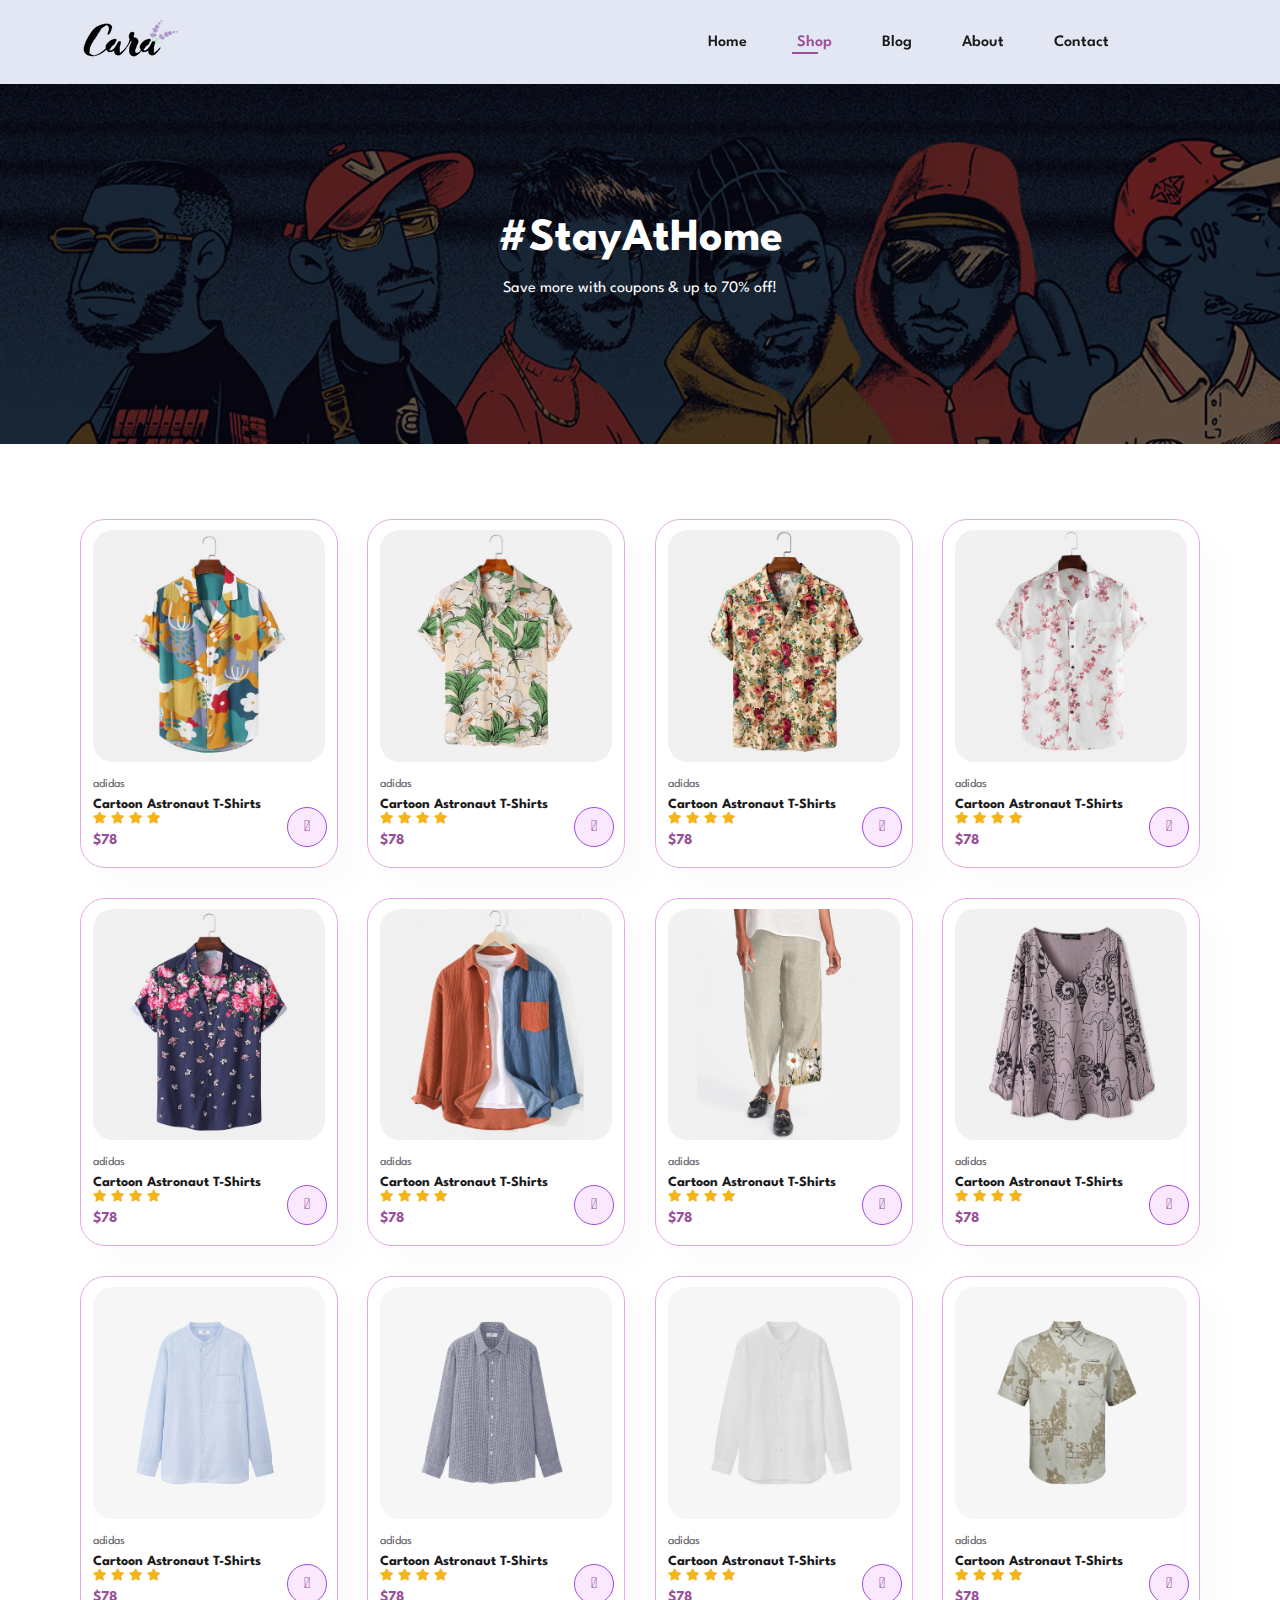
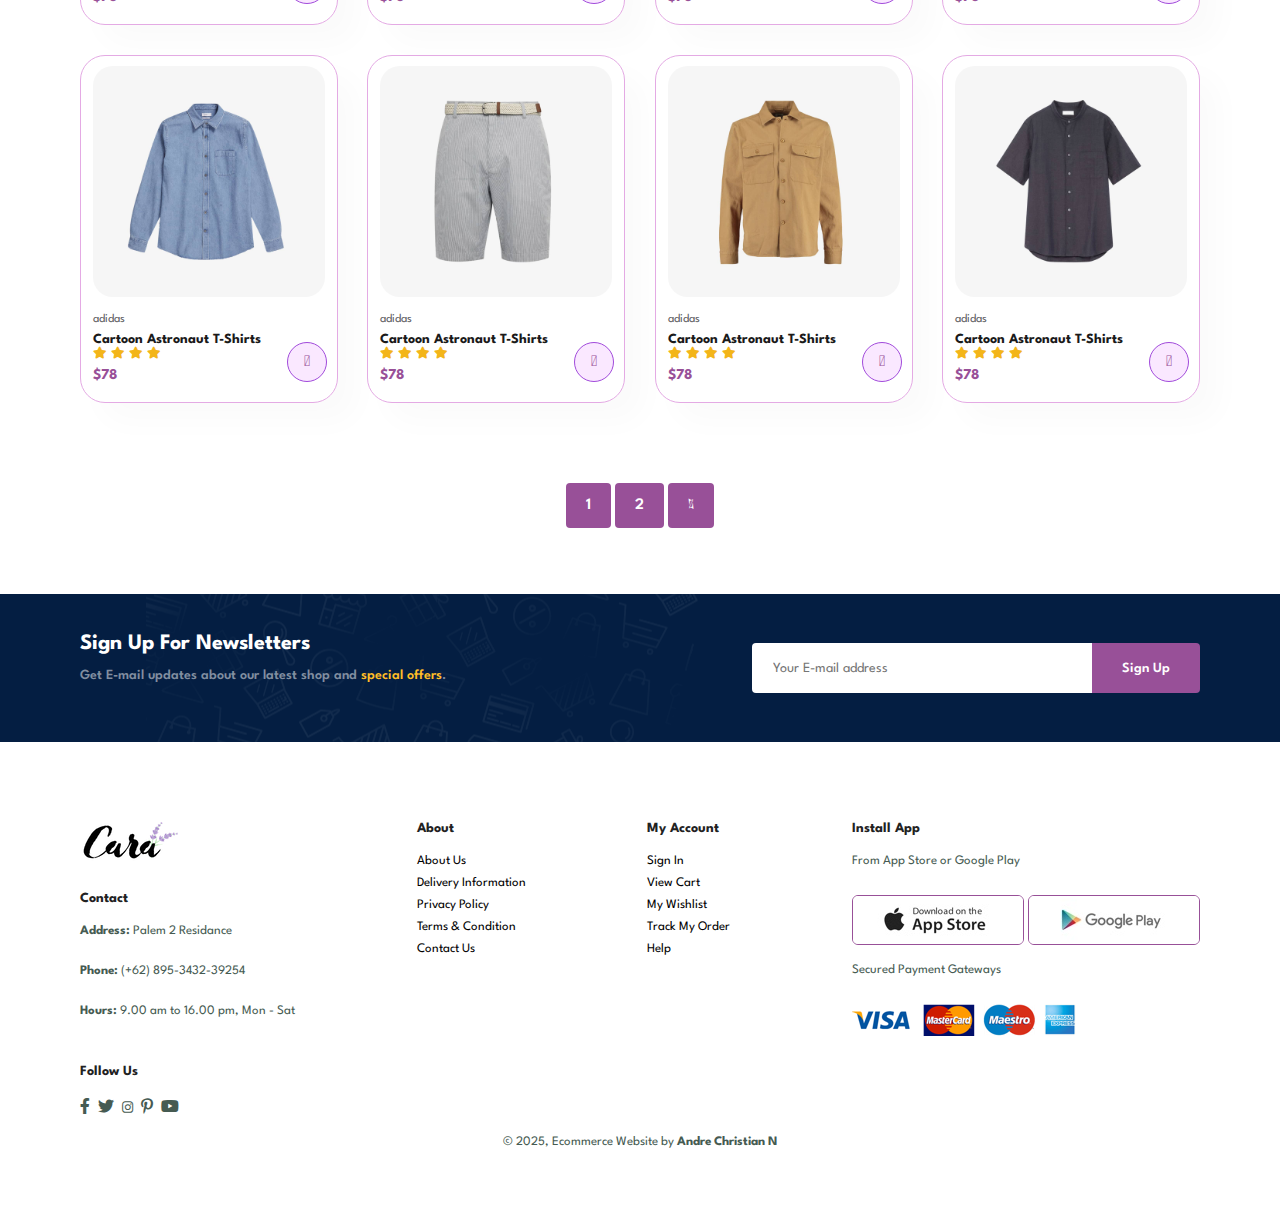
<file: shop.html>
<!DOCTYPE html>
<html lang="en">

    <head>
        <meta charset="UTF-8">
        <meta http-equiv="X-UA-Compatible" content="IE=edge">
        <meta name="viewport" content="width=device-width, initial-scale=1.0">
        <title>Ecommerce Website</title>
       <link rel="stylesheet" href="https://pro.fontawesome.com/releases/v5.10.0/css/all.css">
        <link rel="stylesheet" href="style.css">
    </head>

    <body>
        <section id="header">
            <a href="index.html"><img src="img/logo.png" class="logo" alt=""></a>

            <div>
                <ul id="navbar">
                    <li><a href="index.html">Home</a></li>
                    <li><a class="active" href="shop.html">Shop</a></li>
                    <li><a href="blog.html">Blog</a></li>
                    <li><a href="about.html">About</a></li>
                    <li><a href="contact.html">Contact</a></li>
                    <li id="lg-bag"><a href="cart.html"><i class="far fa-shopping-bag" style="color: #000000;"></i></a></li>
                    <a href="#" id="close"><i class="far fa-times"></i></a>
                </ul>
            </div>
            <div id="mobile">
                <a href="cart.html"><i class="far fa-shopping-bag" style="color: #000000;"></i></a>
                <i id="bar" class="fas fa-outdent"></i>
            </div>
        </section>

        <section id="page-header">
            <h2>#StayAtHome</h2>
            <p>Save more with coupons & up to 70% off!</p>
        </section>

        <section id="product1" class="section-p1">
            <div class="pro-container">
                <div class="pro" onclick="window.location.href='sproduct.html'">
                    <img src="img/products/f1.jpg" alt="">
                    <div class="des">
                        <span>adidas</span>
                        <h5>Cartoon Astronaut T-Shirts</h5>
                        <div class="star">
                            <i class="fas fa-star"></i>
                            <i class="fas fa-star"></i>
                            <i class="fas fa-star"></i>
                            <i class="fas fa-star"></i>
                        </div>
                        <h4>$78</h4>
                    </div>
                     <a href="#"><i class="fal fa-shopping-cart cart"></i></a>
                </div>
                <div class="pro">
                    <img src="img/products/f2.jpg" alt="">
                    <div class="des">
                        <span>adidas</span>
                        <h5>Cartoon Astronaut T-Shirts</h5>
                        <div class="star">
                            <i class="fas fa-star"></i>
                            <i class="fas fa-star"></i>
                            <i class="fas fa-star"></i>
                            <i class="fas fa-star"></i>
                        </div>
                        <h4>$78</h4>
                    </div>
                     <a href="#"><i class="fal fa-shopping-cart cart"></i></a>
                </div>
                <div class="pro">
                    <img src="img/products/f3.jpg" alt="">
                    <div class="des">
                        <span>adidas</span>
                        <h5>Cartoon Astronaut T-Shirts</h5>
                        <div class="star">
                            <i class="fas fa-star"></i>
                            <i class="fas fa-star"></i>
                            <i class="fas fa-star"></i>
                            <i class="fas fa-star"></i>
                        </div>
                        <h4>$78</h4>
                    </div>
                     <a href="#"><i class="fal fa-shopping-cart cart"></i></a>
                </div>
                <div class="pro">
                    <img src="img/products/f4.jpg" alt="">
                    <div class="des">
                        <span>adidas</span>
                        <h5>Cartoon Astronaut T-Shirts</h5>
                        <div class="star">
                            <i class="fas fa-star"></i>
                            <i class="fas fa-star"></i>
                            <i class="fas fa-star"></i>
                            <i class="fas fa-star"></i>
                        </div>
                        <h4>$78</h4>
                    </div>
                     <a href="#"><i class="fal fa-shopping-cart cart"></i></a>
                </div>
                <div class="pro">
                    <img src="img/products/f5.jpg" alt="">
                    <div class="des">
                        <span>adidas</span>
                        <h5>Cartoon Astronaut T-Shirts</h5>
                        <div class="star">
                            <i class="fas fa-star"></i>
                            <i class="fas fa-star"></i>
                            <i class="fas fa-star"></i>
                            <i class="fas fa-star"></i>
                        </div>
                        <h4>$78</h4>
                    </div>
                     <a href="#"><i class="fal fa-shopping-cart cart"></i></a>
                </div>
                <div class="pro">
                    <img src="img/products/f6.jpg" alt="">
                    <div class="des">
                        <span>adidas</span>
                        <h5>Cartoon Astronaut T-Shirts</h5>
                        <div class="star">
                            <i class="fas fa-star"></i>
                            <i class="fas fa-star"></i>
                            <i class="fas fa-star"></i>
                            <i class="fas fa-star"></i>
                        </div>
                        <h4>$78</h4>
                    </div>
                     <a href="#"><i class="fal fa-shopping-cart cart"></i></a>
                </div>
                <div class="pro">
                    <img src="img/products/f7.jpg" alt="">
                    <div class="des">
                        <span>adidas</span>
                        <h5>Cartoon Astronaut T-Shirts</h5>
                        <div class="star">
                            <i class="fas fa-star"></i>
                            <i class="fas fa-star"></i>
                            <i class="fas fa-star"></i>
                            <i class="fas fa-star"></i>
                        </div>
                        <h4>$78</h4>
                    </div>
                     <a href="#"><i class="fal fa-shopping-cart cart"></i></a>
                </div>
                <div class="pro">
                    <img src="img/products/f8.jpg" alt="">
                    <div class="des">
                        <span>adidas</span>
                        <h5>Cartoon Astronaut T-Shirts</h5>
                        <div class="star">
                            <i class="fas fa-star"></i>
                            <i class="fas fa-star"></i>
                            <i class="fas fa-star"></i>
                            <i class="fas fa-star"></i>
                        </div>
                        <h4>$78</h4>
                    </div>
                     <a href="#"><i class="fal fa-shopping-cart cart"></i></a>
                </div>

                <div class="pro">
                    <img src="img/products/n1.jpg" alt="">
                    <div class="des">
                        <span>adidas</span>
                        <h5>Cartoon Astronaut T-Shirts</h5>
                        <div class="star">
                            <i class="fas fa-star"></i>
                            <i class="fas fa-star"></i>
                            <i class="fas fa-star"></i>
                            <i class="fas fa-star"></i>
                        </div>
                        <h4>$78</h4>
                    </div>
                    <a href="#"><i class="fal fa-shopping-cart cart"></i></a>
                </div>
                <div class="pro">
                    <img src="img/products/n2.jpg" alt="">
                    <div class="des">
                        <span>adidas</span>
                        <h5>Cartoon Astronaut T-Shirts</h5>
                        <div class="star">
                            <i class="fas fa-star"></i>
                            <i class="fas fa-star"></i>
                            <i class="fas fa-star"></i>
                            <i class="fas fa-star"></i>
                        </div>
                        <h4>$78</h4>
                    </div>
                     <a href="#"><i class="fal fa-shopping-cart cart"></i></a>
                </div>
                <div class="pro">
                    <img src="img/products/n3.jpg" alt="">
                    <div class="des">
                        <span>adidas</span>
                        <h5>Cartoon Astronaut T-Shirts</h5>
                        <div class="star">
                            <i class="fas fa-star"></i>
                            <i class="fas fa-star"></i>
                            <i class="fas fa-star"></i>
                            <i class="fas fa-star"></i>
                        </div>
                        <h4>$78</h4>
                    </div>
                    <a href="#"><i class="fal fa-shopping-cart cart"></i></a>
                </div>
                <div class="pro">
                    <img src="img/products/n4.jpg" alt="">
                    <div class="des">
                        <span>adidas</span>
                        <h5>Cartoon Astronaut T-Shirts</h5>
                        <div class="star">
                            <i class="fas fa-star"></i>
                            <i class="fas fa-star"></i>
                            <i class="fas fa-star"></i>
                            <i class="fas fa-star"></i>
                        </div>
                        <h4>$78</h4>
                    </div>
                    <a href="#"><i class="fal fa-shopping-cart cart"></i></a>
                </div>
                <div class="pro">
                    <img src="img/products/n5.jpg" alt="">
                    <div class="des">
                        <span>adidas</span>
                        <h5>Cartoon Astronaut T-Shirts</h5>
                        <div class="star">
                            <i class="fas fa-star"></i>
                            <i class="fas fa-star"></i>
                            <i class="fas fa-star"></i>
                            <i class="fas fa-star"></i>
                        </div>
                        <h4>$78</h4>
                    </div>
                    <a href="#"><i class="fal fa-shopping-cart cart"></i></a>
                </div>
                <div class="pro">
                    <img src="img/products/n6.jpg" alt="">
                    <div class="des">
                        <span>adidas</span>
                        <h5>Cartoon Astronaut T-Shirts</h5>
                        <div class="star">
                            <i class="fas fa-star"></i>
                            <i class="fas fa-star"></i>
                            <i class="fas fa-star"></i>
                            <i class="fas fa-star"></i>
                        </div>
                        <h4>$78</h4>
                    </div>
                    <a href="#"><i class="fal fa-shopping-cart cart"></i></a>
                </div>
                <div class="pro">
                    <img src="img/products/n7.jpg" alt="">
                    <div class="des">
                        <span>adidas</span>
                        <h5>Cartoon Astronaut T-Shirts</h5>
                        <div class="star">
                            <i class="fas fa-star"></i>
                            <i class="fas fa-star"></i>
                            <i class="fas fa-star"></i>
                            <i class="fas fa-star"></i>
                        </div>
                        <h4>$78</h4>
                    </div>
                     <a href="#"><i class="fal fa-shopping-cart cart"></i></a>
                    </div>
                    <div class="pro">
                        <img src="img/products/n8.jpg" alt="">
                        <div class="des">
                            <span>adidas</span>
                            <h5>Cartoon Astronaut T-Shirts</h5>
                            <div class="star">
                                <i class="fas fa-star"></i>
                                <i class="fas fa-star"></i>
                                <i class="fas fa-star"></i>
                                <i class="fas fa-star"></i>
                            </div>
                            <h4>$78</h4>
                        </div>
                        <a href="#"><i class="fal fa-shopping-cart cart"></i></a>
                    </div>
                </div>
        </section>

        <section id="pagination" class="section-p1">
            <a href="#">1</a>
            <a href="#">2</a>
            <a href="#"><i class="fal fa-long-arrow-alt-right"></i></a>
        </section>
        
        <section id="newsletter" class="section-p1 section-m1">
            <div class="newstext">
                <h4>Sign Up For Newsletters</h4>
                <p>Get E-mail updates about our latest shop and <span>special offers</span>.</p>  
            </div>
            <div class="form">
                <input type="text" placeholder="Your E-mail address">
                <button class="normal">Sign Up</button>
            </div>
        </section>
        
        <footer class="section-p1">
            <div class="col">
                <img src="img/logo.png" alt="" class="logo">
                <h4>Contact</h4>
                <p><strong>Address:</strong> Palem 2 Residance</p>
                <p><strong>Phone:</strong> (+62) 895-3432-39254</p>
                <p><strong>Hours:</strong> 9.00 am to 16.00 pm, Mon - Sat</p>
                <div class="follow">
                    <h4>Follow Us</h4>
                    <div class="icon">
                        <i class="fab fa-facebook-f"></i>
                        <i class="fab fa-twitter"></i>
                        <a href="https://www.instagram.com/cdren70/"><i class="fab fa-instagram"></i></a>
                        <i class="fab fa-pinterest-p"></i>
                        <i class="fab fa-youtube"></i>
                    </div>
                </div>
            </div>

            <div class="col">
                <h4>About</h4>
                <a href="#">About Us</a>
                <a href="#">Delivery Information</a>
                <a href="#">Privacy Policy</a>
                <a href="#">Terms & Condition</a>
                <a href="#">Contact Us</a>
            </div>

            <div class="col">
                <h4>My Account</h4>
                <a href="#">Sign In</a>
                <a href="#">View Cart</a>
                <a href="#">My Wishlist</a>
                <a href="#">Track My Order</a>
                <a href="#">Help</a>            
            </div>

            <div class="col install">
                <h4>Install App</h4>
                <p>From App Store or Google Play</p>
                <div class="row">
                    <img src="img/pay/app.jpg" alt="">
                    <img src="img//pay/play.jpg" alt="">
                </div><br>
                <p>Secured Payment Gateways</p>
                <img src="img/pay/pay.png" alt="">
            </div>
            
            <div class="copyright">
                <p>© 2025, Ecommerce Website by <strong>Andre Christian N</strong></p>
            </div>

        </footer>

        <script src="script.js"></script>
    </body>
    
    </html>
</file>
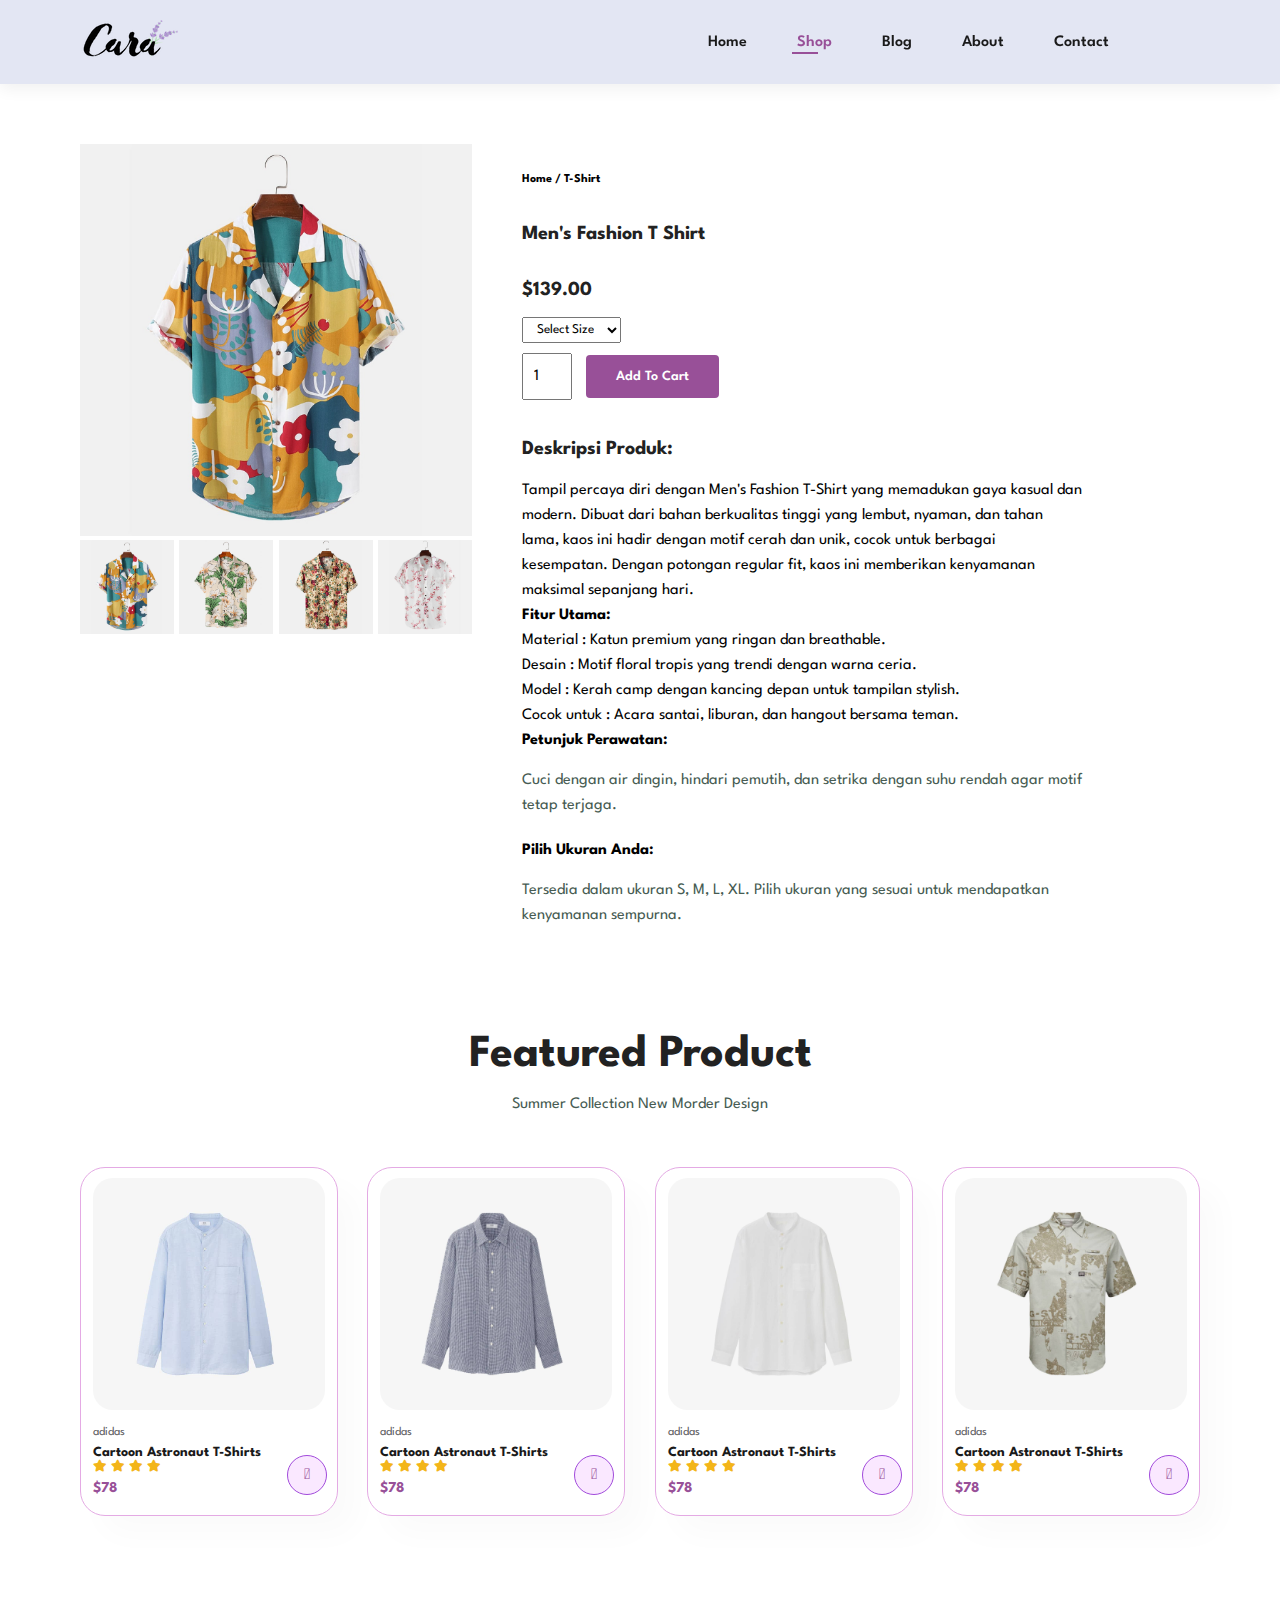
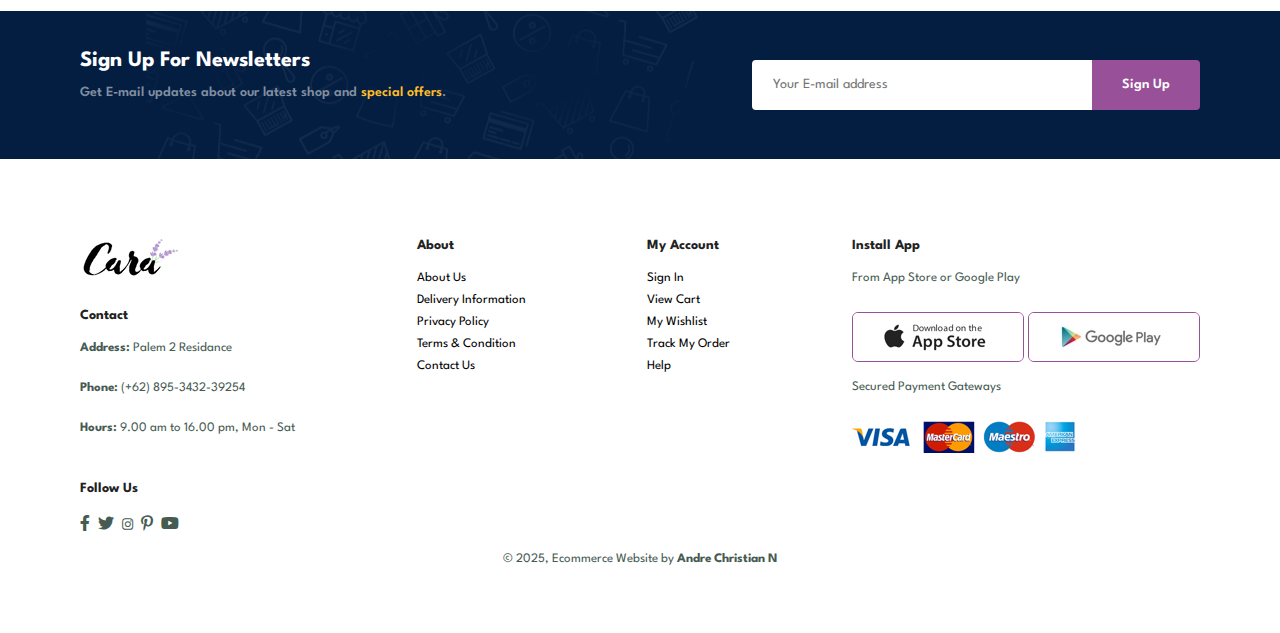
<file: sproduct.html>
<!DOCTYPE html>
<html lang="en">

    <head>
        <meta charset="UTF-8">
        <meta http-equiv="X-UA-Compatible" content="IE=edge">
        <meta name="viewport" content="width=device-width, initial-scale=1.0">
        <title>Ecommerce Website</title>
       <link rel="stylesheet" href="https://pro.fontawesome.com/releases/v5.10.0/css/all.css">
        <link rel="stylesheet" href="style.css">
    </head>

    <body>
        <section id="header">
            <a href="index.html"><img src="img/logo.png" class="logo" alt=""></a>

            <div>
                <ul id="navbar">
                    <li><a href="index.html">Home</a></li>
                    <li><a class="active" href="shop.html">Shop</a></li>
                    <li><a href="blog.html">Blog</a></li>
                    <li><a href="about.html">About</a></li>
                    <li><a href="contact.html">Contact</a></li>
                    <li id="lg-bag"><a href="cart.html"><i class="far fa-shopping-bag" style="color: #000000;"></i></a></li>
                    <a href="#" id="close"><i class="far fa-times"></i></a>
                </ul>
            </div>
            <div id="mobile">
                <a href="cart.html"><i class="far fa-shopping-bag" style="color: #000000;"></i></a>
                <i id="bar" class="fas fa-outdent"></i>
            </div>
        </section>

        <section id="prodetails" class="section-p1">
            <div class="single-pro-image">
                <img src="img/products/f1.jpg" width="100%" id="MainImg" alt="">

                <div class="small-image-group">
                    <div class="small-image-col">
                        <img src="img/products/f1.jpg" width="100%" class="small-img" alt="">
                    </div>
                    <div class="small-image-col">
                        <img src="img/products/f2.jpg" width="100%" class="small-img" alt="">
                    </div>
                    <div class="small-image-col">
                        <img src="img/products/f3.jpg" width="100%" class="small-img" alt="">
                    </div>
                    <div class="small-image-col">
                        <img src="img/products/f4.jpg" width="100%" class="small-img" alt="">
                    </div>
                </div>
            </div>

            <div class="single-pro-details">
                <h6>Home / T-Shirt</h6>
                <h4>Men's Fashion T Shirt</h4>
                <h2>$139.00</h2>
                <select>
                    <option>Select Size</option>
                    <option>XL</option>
                    <option>large</option>
                    <option>Medium</option>
                    <option>Small</option>
                </select>
                <input type="number" value="1">
                <button class="normal">Add To Cart</button>
                <h4>Deskripsi Produk:</h4>
                <span>Tampil percaya diri dengan Men's Fashion T-Shirt yang memadukan gaya kasual dan modern. Dibuat dari bahan berkualitas tinggi yang lembut, nyaman, dan tahan lama, kaos ini hadir dengan motif cerah dan unik, cocok untuk berbagai kesempatan. Dengan potongan regular fit, kaos ini memberikan kenyamanan maksimal sepanjang hari.
                    <br>
                    <span><strong>Fitur Utama:</strong></span>
                    <br>
                    <ul class="fitur-utama">
                        <li>Material : Katun premium yang ringan dan breathable.</li>
                        <li>Desain : Motif floral tropis yang trendi dengan warna ceria.</li>
                        <li>Model : Kerah camp dengan kancing depan untuk tampilan stylish.</li>
                        <li>Cocok untuk : Acara santai, liburan, dan hangout bersama teman.</li>
                    </ul>
                    <span><strong>Petunjuk Perawatan:</strong></span>
                    <p>Cuci dengan air dingin, hindari pemutih, dan setrika dengan suhu rendah agar motif tetap terjaga.</p>
                    <span><strong>Pilih Ukuran Anda:</strong></span>
                    <p>Tersedia dalam ukuran S, M, L, XL. Pilih ukuran yang sesuai untuk mendapatkan kenyamanan sempurna.</p>
                </span>
            </div>
        </section>

        <section id="product1" class="section-p1">
            <h2>Featured Product</h2>
            <p>Summer Collection New Morder Design</p>
            <div class="pro-container">
                <div class="pro">
                    <img src="img/products/n1.jpg" alt="">
                    <div class="des">
                        <span>adidas</span>
                        <h5>Cartoon Astronaut T-Shirts</h5>
                        <div class="star">
                            <i class="fas fa-star"></i>
                            <i class="fas fa-star"></i>
                            <i class="fas fa-star"></i>
                            <i class="fas fa-star"></i>
                        </div>
                        <h4>$78</h4>
                    </div>
                    <a href="#"><i class="fal fa-shopping-cart cart"></i></a>
                </div>
                <div class="pro">
                    <img src="img/products/n2.jpg" alt="">
                    <div class="des">
                        <span>adidas</span>
                        <h5>Cartoon Astronaut T-Shirts</h5>
                        <div class="star">
                            <i class="fas fa-star"></i>
                            <i class="fas fa-star"></i>
                            <i class="fas fa-star"></i>
                            <i class="fas fa-star"></i>
                        </div>
                        <h4>$78</h4>
                    </div>
                     <a href="#"><i class="fal fa-shopping-cart cart"></i></a>
                </div>
                <div class="pro">
                    <img src="img/products/n3.jpg" alt="">
                    <div class="des">
                        <span>adidas</span>
                        <h5>Cartoon Astronaut T-Shirts</h5>
                        <div class="star">
                            <i class="fas fa-star"></i>
                            <i class="fas fa-star"></i>
                            <i class="fas fa-star"></i>
                            <i class="fas fa-star"></i>
                        </div>
                        <h4>$78</h4>
                    </div>
                    <a href="#"><i class="fal fa-shopping-cart cart"></i></a>
                </div>
                <div class="pro">
                    <img src="img/products/n4.jpg" alt="">
                    <div class="des">
                        <span>adidas</span>
                        <h5>Cartoon Astronaut T-Shirts</h5>
                        <div class="star">
                            <i class="fas fa-star"></i>
                            <i class="fas fa-star"></i>
                            <i class="fas fa-star"></i>
                            <i class="fas fa-star"></i>
                        </div>
                        <h4>$78</h4>
                    </div>
                    <a href="#"><i class="fal fa-shopping-cart cart"></i></a>
                </div>
                </div>
        </section>
        
        <section id="newsletter" class="section-p1 section-m1">
            <div class="newstext">
                <h4>Sign Up For Newsletters</h4>
                <p>Get E-mail updates about our latest shop and <span>special offers</span>.</p>  
            </div>
            <div class="form">
                <input type="text" placeholder="Your E-mail address">
                <button class="normal">Sign Up</button>
            </div>
        </section>
        
        <footer class="section-p1">
            <div class="col">
                <img src="img/logo.png" alt="" class="logo">
                <h4>Contact</h4>
                <p><strong>Address:</strong> Palem 2 Residance</p>
                <p><strong>Phone:</strong> (+62) 895-3432-39254</p>
                <p><strong>Hours:</strong> 9.00 am to 16.00 pm, Mon - Sat</p>
                <div class="follow">
                    <h4>Follow Us</h4>
                    <div class="icon">
                        <i class="fab fa-facebook-f"></i>
                        <i class="fab fa-twitter"></i>
                        <a href="https://www.instagram.com/cdren70/"><i class="fab fa-instagram"></i></a>
                        <i class="fab fa-pinterest-p"></i>
                        <i class="fab fa-youtube"></i>
                    </div>
                </div>
            </div>

            <div class="col">
                <h4>About</h4>
                <a href="#">About Us</a>
                <a href="#">Delivery Information</a>
                <a href="#">Privacy Policy</a>
                <a href="#">Terms & Condition</a>
                <a href="#">Contact Us</a>
            </div>

            <div class="col">
                <h4>My Account</h4>
                <a href="#">Sign In</a>
                <a href="#">View Cart</a>
                <a href="#">My Wishlist</a>
                <a href="#">Track My Order</a>
                <a href="#">Help</a>            
            </div>

            <div class="col install">
                <h4>Install App</h4>
                <p>From App Store or Google Play</p>
                <div class="row">
                    <img src="img/pay/app.jpg" alt="">
                    <img src="img//pay/play.jpg" alt="">
                </div><br>
                <p>Secured Payment Gateways</p>
                <img src="img/pay/pay.png" alt="">
            </div>
            
            <div class="copyright">
                <p>© 2025, Ecommerce Website by <strong>Andre Christian N</strong></p>
            </div>

        </footer>

        <script>
            var MainImg = document.getElementById("MainImg");
            var smallimg = document.getElementsByClassName("small-img");

            smallimg[0].onclick =function(){
                MainImg.src = smallimg[0].src;
            }
            smallimg[1].onclick =function(){
                MainImg.src = smallimg[1].src;
            }
            smallimg[2].onclick =function(){
                MainImg.src = smallimg[2].src;
            }
            smallimg[3].onclick =function(){
                MainImg.src = smallimg[3].src;
            }
        </script>

        <script src="script.js"></script>
    </body>
    
    </html>
</file>
<file: style.css>
@import url("https://fonts.googleapis.com/css2?family=Spartan:wght@100;200;300;400;500;600;700;800;900&display=swap");
* {
  margin: 0;
  padding: 0;
  box-sizing: border-box;
  font-family: "Spartan", sans-serif;
}

html {
  scroll-behavior: smooth;
}

/* Global Styles */

h1 {
  font-size: 50px;
  line-height: 64px;
  color: #222;
}

h2 {
  font-size: 46px;
  line-height: 54px;
  color: #222;
}

h4 {
  font-size: 20px;
  color: #222;
}

h6 {
  font-weight: 700;
  font-size: 12px;
}

p {
  font-size: 16px;
  color: #465b52;
  margin: 15px 0 20px 0;
}

.section-p1{
  padding: 40px 80px;
}

.section-m1{
  margin: 40px 0;
}

button.normal{
  font-size: 14px;
  font-weight: 600;
  padding: 15px 30px;
  color: #000;
  background-color: #fff;
  border-radius: 4px;
  cursor: pointer;
  border: none;
  outline: none;
  transition: 0.2s;
}
button.white{
  font-size: 13px;
  font-weight: 600;
  padding: 11px 18px;
  color: #fff;
  background-color: transparent;
  cursor: pointer;
  border: 1px solid #fff;
  outline: none;
  transition: 0.2s;
}
body {
  width: 100%;
}

/* HEADER AND NAVBAR */
#header{
  padding: 20px 80px;
  display: flex;
  align-items: center;
  justify-content: space-between;
  background-color: #E3E6F3;
  box-shadow: 0 5px 15px rgba(0, 0, 0, 0.06);
  z-index: 999;
  position: sticky;
  top: 0;
  left: 0;
}
#navbar{
  display: flex;
  align-items: center;
  justify-content: center;
}
#navbar li{
  list-style: none;
  padding: 0 25px;
  position: relative;
}
#navbar li a{
  text-decoration: none;
  font-size: 16px;
  font-weight: 600;
  color: #1a1a1a;
  transition: 0.3s ease;
}
#navbar li a:hover,#navbar li a.active{
  color: rgb(152, 80, 152);
}
#navbar li a.active::after,#navbar li a:hover::after{
  content: "";
  width: 30%;
  height: 2px;
  background: rgb(152, 80, 152);
  position: absolute;
  bottom: -4px;
  left: 20px;
}
#mobile{
  display: none;
  align-items: center;
}
#close{
  display: none;
}

/* HERO SECTION */
#hero{
  background-image: url("img/hero4.png");
  height: 90vh;
  width: 100%;
  background-size: cover;
  background-position: top 25% right 0%;
  padding: 0 80px;
  display: flex;
  flex-direction: column;
  align-items: flex-start;
  justify-content: center;
}
#hero h4{
  padding-bottom: 15px;
}
#hero h1{
  color: rgb(152, 80, 152);
}
#hero button{
  background-image: url("img/button.png");
  background-color: transparent;
  color: rgb(152, 80, 152);
  border: 0;
  padding: 14px 80px 14px 65px;
  background-repeat: no-repeat;
  cursor: pointer;
  font-weight: 700;
  font-size: 15px;
}

/* Feautured Section */
#feature{
  display: flex;
  align-items: center;
  justify-content: space-between;
  flex-wrap: wrap;
}
#feature .fe-box{
    width: 240px;
    text-align: center;
    padding: 25px 15px;
    box-shadow: 20px 20px 34px rgba(0, 0, 0, 0.03);
    border: 1px solid rgb(152, 80, 152);
    border-radius: 4px;
    margin: 15px 0;
}
#feature .fe-box:hover{
  box-shadow: 10px 10px 54px rgba(70, 62, 221, 0.1);
}
#feature .fe-box img{
  width: 100%;
  margin-bottom: 10px;
}
#feature .fe-box h6{
  display: inline-block;
  padding: 9px 8px 6px 8px;
  line-height: 1;
  border-radius: 4px;
  color:rgb(152, 80, 152);
  background-color: #DBF4F6;
}
#feature .fe-box:nth-child(2) h6{
  background-color: #F6DBEA;
}
#feature .fe-box:nth-child(3) h6{
  background-color: #EAF5D8;
}
#feature .fe-box:nth-child(4) h6{
  background-color: #B8D9ED;
}
#feature .fe-box:nth-child(5) h6{
  background-color: #E3DDF4;
}
#feature .fe-box:nth-child(6) h6{
  background-color: #F6E5DB;
}

/* PRODUCT SECTION */

#product1{
  text-align: center;
}
#product1 .pro-container{
  display: flex;
  justify-content: space-between;
  padding-top: 20px;
  flex-wrap: wrap;
}
#product1 .pro{
  width: 23%;
  min-width: 250px;
  padding: 10px 12px;
  border: 1px solid rgb(228, 170, 228);
  border-radius: 25px;
  cursor: pointer;
  box-shadow: 20px 20px 30px rgba(0, 0, 0, 0.02);
  margin: 15px 0;
  transition: 0.2s ease;
  position: relative;
}
#product1 .pro:hover{
  box-shadow: 20px 20px 30px rgba(0, 0, 0, 0.06);
}
#product1 .pro img{
  width: 100%;
  border-radius: 20px;
}
#product1 .pro .des{
  text-align: start;
  padding: 10px 0;
}
#product1 .pro .des span{
  color: #606063;
  font-size: 12px;
}
#product1 .pro .des h5{
  padding-top: 7px;
  color: #1a1a1a;
  font-size: 14px;
}
#product1 .pro .des i{
  font-size: 12px;
  color: rgb(243, 181, 25);
}
#product1 .pro .des h4{
  padding-top: 7px;
  font-size: 15px;
  font-weight: 700;
  color:rgb(152, 80, 152) ;
}
#product1 .pro .cart{
  width: 40px;
  height: 40px;
  line-height: 40px;
  border-radius: 50px;
  background-color:#fae8ff ;
  font-weight: 500;
  color: rgb(152, 80, 152);
  border: 1px solid #a14adb;
  position: absolute;
  bottom: 20px;
  right: 10px;
}

/* Repair Service*/
#banner {
  display: flex;
  flex-direction: column;
  justify-content: center;
  align-items: center;
  text-align: center;
  background-image: url("img/banner/b2.jpg");
  width: 100%;
  height: 40vh;
  background-size: cover;
  background-position: center;
}
#banner h4{
  color: #fff;
  font-size: 16px;
}
#banner h2{
  color: #fff;
  font-size: 30px;
  padding: 10px 0;
}
#banner h2 span{
  color: #ef3636;
}
#banner button:hover{
  background-color: rgb(152, 80, 152);
  color: #fff;
}

 /*BANNER SECTION */
  #sm-banner{
  display: flex;
  justify-content: space-between;
  flex-wrap: wrap;
 }
 #sm-banner .banner-box{
  display: flex;
  flex-direction: column;
  justify-content: center;
  align-items: flex-start;
  background-image: url("img/banner/b17.jpg");
  min-width: 850px;
  height: 50vh;
  background-size: cover;
  background-position: center;
  padding: 30px;
 }
 #sm-banner .banner-box2{
  background-image: url("img/banner/b10.jpg");
}
 #sm-banner h4{
  color: #fff;
  font-size: 20px;
  font-weight: 300;
 }
 #sm-banner h2{
  color: #fff;
  font-size: 28px;
  font-weight: 800;
 }
 #sm-banner span{
  color: #fff;
  font-size: 14px;
  font-weight: 500;
  padding-bottom: 15px;
 }
 #sm-banner .banner-box:hover button{
  background-color: rgb(152, 80, 152);
  border: 1px solid rgb(152, 80, 152);
 }
 #banner3{
  display: flex;
  justify-content: space-between;
  flex-wrap: wrap;
  padding: 0 80px;
 }
#banner3 .banner-box{
  display: flex;
  flex-direction: column;
  justify-content: center;
  align-items: flex-start;
  background-image: url("img/banner/b7.jpg");
  min-width: 30%;
  height: 30vh;
  background-size: cover;
  background-position: center;
  padding: 20px;
  margin-bottom: 20px;
}
#banner3 .banner-box2{
  background-image: url("img/banner/b4.jpg");
}
#banner3 .banner-box3{
  background-image: url("img/banner/b18.jpg");
}
#banner3 h2{
  color: #fff;
  font-weight: 900;
  font-size: 22px;
}
#banner3 h3{
  color: #ec544e;
  font-weight: 800;
  font-size: 15px;
}

/* NEWSLETTER SECTION */
#newsletter{
  display: flex;
  justify-content: space-between;
  flex-wrap: wrap;
  align-items: center;
  background-image: url("img/banner/b14.png");
  background-repeat: no-repeat;
  background-position: 20% 30%;
  background-color: #041e42;
}
#newsletter h4{
  font-size: 22px;
  font-weight: 700;
  color: #fff ;
}
#newsletter p{
  font-size: 14px;
  font-weight: 600;
  color: #818ea0 ;
}
#newsletter p span{
  color: #ffbd27;
}
#newsletter .form{
display: flex;
width: 40%;

}
#newsletter input{
  height: 3.125rem;
  padding: 0 1.25rem;
  font-size: 14px;
  width: 100%;
  border: 1px solid transparent;
  border-radius: 4px;
  outline: none;
  border-top-right-radius: 0;
  border-bottom-right-radius: 0;
}
#newsletter button{
  background-color: rgb(152, 80, 152);
  color: #fff;
  white-space: nowrap;
  border-top-left-radius: 0;
  border-bottom-left-radius: 0;

}

/* footer section */
footer{
  display: flex;
  flex-wrap: wrap;
  justify-content: space-between;
}
footer .col{
  display: flex;
  flex-direction: column;
  align-items: flex-start;
  margin-bottom: 20px;
}
footer .logo{
  margin-bottom: 30px;
}
footer h4{
  font-size: 14px;
  padding-bottom: 20px;
}
footer p{
  font-size: 13px;
  padding-bottom: 20px;
  margin: 0 0 8px 0;
}
footer a{
  font-size: 13px;
  text-decoration: none;
  color: #000;
  margin-bottom: 10px;
}
footer .follow{
  margin-top: 20px;
}
footer .follow i{
  color: #465b52;
  padding-right: 4px;
  cursor: pointer;
}
footer .install .row img{
  border: 1px solid rgb(152, 80, 152);
  border-radius: 6px;
}
footer .install img{
  margin-top: 10px 0 15px 0;
}
footer .follow i:hover,footer a:hover{
  color: rgb(152, 80, 152);
}
footer .copyright{
  width: 100%;
  text-align: center;
}

/* SHOP SECTION */

#page-header{
  background-image: url('img/banner/b1.jpg');
  width: 100%;
  height: 40vh;
  background-size: cover;
  align-items: center;
  display: flex;
  justify-content: center;
  flex-direction: column;
  padding: 14px;
}
#page-header h2, #page-header p{
  color: #fff;
  text-align: center;
}
#pagination{
  text-align: center;
}
#pagination a{
  text-decoration: none;
  background-color: rgb(152, 80, 152);
  padding: 15px 20px;
  border-radius: 4px;
  color: #fff;
  font-weight: 600;
}
#pagination a i{
  font-size: 16px;
  font-weight: 600;
}

/* Single Product Detail */
#prodetails{
  display: flex;
  margin-top: 20px;
}
#prodetails .single-pro-image{
  width: 35%;
  margin-right: 50px;
}
.small-image-group{
  display: flex;
  justify-content: space-between;
}
.small-image-col{
  flex-basis: 24%;
  cursor: pointer;
}
#prodetails .single-pro-details{
  width: 50%;
  padding-top: 30px;
}
#prodetails .single-pro-details h4{
  padding: 40px 0 20px 0;
}
#prodetails .single-pro-details h2{
  font-size: 20px;
}
#prodetails .single-pro-details select{
  display: block;
  padding: 5px 10px;
  margin-bottom: 10px;
}
#prodetails .single-pro-details input{
  width: 50px;
  height: 47px;
  padding-left: 10px;
  font-size: 16px;
  margin-right: 10px;
}
#prodetails .single-pro-details button{
  background-color: rgb(152, 80, 152);
  color: #fff;
}
.fitur-utama{
  list-style: none;
}
#prodetails .single-pro-details input:focus{
  outline: none;
}
#prodetails .single-pro-details span{
  line-height: 25px;
}

/* BLOG SECTION */
#page-header.blog-header{
  background-image: url('img/banner/b19.jpg');
}
#blog{
  padding: 150px 150px 0 150px;
}
#blog .blog-box{
  display: flex;
  align-items: center;
  width: 100%;
  position: relative;
  padding-bottom: 90px;
}
#blog .blog-img{
  width: 50%;
  margin-right: 40px;
}
#blog img{
  width: 100%;
  height: 500px;
  object-fit: cover;
}
#blog .blog-details{
  width: 50%;
}
#blog .blog-details a{
  text-decoration: none;
  font-size: 11px;
  color: #000;
  font-weight: 700;
  position: relative;
  transition: 0.3s;
}
#blog .blog-details a::after{
  content: "";
  width: 50px;
  height: 1px;
  background-color: #000;
  position: absolute;
  top: 4px;
  right: -60px;
}
#blog .blog-details a:hover{
  color: rgb(152, 80, 152);
}
#blog .blog-details a:hover::after{
  background-color: rgb(152, 80, 152);
}
#blog .blog-box h1{
  position: absolute;
  top: -40px;
  left: 0;
  font-size: 70px;
  color: #c9cbce;
  z-index: -9;
}
/* Aboout Section */
#page-header.about-header{
  background-image: url("img/about/banner.png");
}

#about-head{
  display: flex;
  align-items: center;
}
#about-head img{
  width: 40%;
  height: auto;
}
#about-head div{
  padding-left: 40px;
}
#about-app{
  text-align: center;
}
#about-app a{
  text-decoration: none;
  color: rgb(152, 80, 152);
}
#about-app .video{
  width: 70%;
  height: 100%;
  margin:30px auto 0 auto;
}
#about-app .video video{
  width: 100%;
  height: 100%;
  border-radius: 20px;
}

/* Contact Section */
#contact-details{
  display: flex;
  align-items: center;
  justify-content: space-between;
}
#contact-details .details{
  width: 40%;
}
#contact-details .details span,#form-details form span{
  font-size: 12px;
}
#contact-details .details h2,#form-details form h2{
  font-size: 26px;
  line-height: 35px;
  padding: 20px 0;
}
#contact-details .details h3{
  font-size: 16px;
  padding-bottom: 15px;
}
#contact-details .details li{
  list-style: none;
  display: flex;
  padding: 10px 0;
}
#contact-details .details li i{
  font-size: 14px;
  padding-right: 22px;
}
#contact-details .details li p{
  margin: 0;
  font-size: 14px;
}
#contact-details .map{
  width: 55%;
  height: 400px ;
}
#contact-details .map iframe{
  width: 100%;
  height: 100% ;
}
#form-details{
  display: flex;
  justify-content: space-between;
  margin: 30px;
  padding: 80px;
  border: 1px solid #e1e1e1;
}
#form-details form{
  width: 65%;
  display: flex;
  flex-direction: column;
  align-items: flex-start;
}
#form-details form input,#form-details form textarea{
  width: 100%;
  padding: 12px 15px;
  outline: none;
  margin-bottom: 20px;
  border: 1px solid #e1e1e1;
}
#form-details form button{
  background-color: rgb(152, 80, 152);
  color:#fff;
}
#form-details .people{
  width: 25%;
}
#form-details .people div{
  margin-top: 20px;
  padding-bottom: 25px;
  display: flex;
  align-items: flex-start;
}
#form-details .people div img{
  width: 65px;
  height: 65px;
  object-fit: cover;
  margin-right: 15px;
}
#form-details .people div p{
  margin: 0;
  font-size: 13px;
  line-height: 25px;
}
#form-details .people div p span{
  display: block;
  font-size: 16px;
  font-weight: 600;
  color: #000;
}

/* cart section */
#cart{
  overflow-x: auto;
}
#cart table{
  width: 100%;
  border-collapse: collapse;
  table-layout: fixed;
  white-space: nowrap;
}
#cart table img{
  width: 70px;
}
#cart table td:nth-child(1){
  width: 100px;
  text-align: center;
}
#cart table td:nth-child(2){
  width: 150px;
  text-align: center;
}
#cart table td:nth-child(3){
  width: 250px;
  text-align: center;
}
#cart table td:nth-child(4),#cart table td:nth-child(5),#cart table td:nth-child(6){
  width: 150px;
  text-align: center;
}
#cart table td:nth-child(5) input{
  width: 70px;
  padding: 10px 5px 10px 15px;
  text-align: center;
}
#cart table thead{
  border: 1px solid #e2e9e1;
  border-left: none;
  border-right: none;
}
#cart table thead td{
  font-weight: 700;
  text-transform: uppercase;
  font-size: 13px;
  padding: 18px 0;
}
#cart table tbody tr td{
  padding-top: 15px;
}
#cart table tbody td{
  font-size: 13px;
}
#cart-add{
  display: flex;
  flex-wrap: wrap;
  justify-content: space-between;
}
#coupon{
  width: 50%;
  margin-bottom: 30px;  
}
#coupon h3,#subtotal h3{
  padding-bottom: 15px;
}
#coupon input{
  padding: 14px 20px;
  outline: none;
  width: 60%;
  margin-right: 10px;
  border: 1px solid #e2e9e1;
}
#coupon button, #subtotal button{
  background-color: rgb(152, 80, 152);
  color: #fff;
}
#subtotal{
  width: 50%;
  margin-bottom: 30px;
  border: 1px solid #e2e9e1;
  padding: 30px;
}
#subtotal table{
  border-collapse: collapse;
  width: 100%;
  margin-bottom: 20px;
}
#subtotal table td{
  width: 50%;
  border: 1px solid #e2e9e1;
  padding: 10px;
  font-size: 13px;
}










/* MEDIA QUERY SECTION */
@media (max-width:799px)
{
  .section-p1 {
    padding: 40px 40px;
  }

  #navbar{
    display: flex;
    flex-direction: column;
    align-items: flex-start;
    justify-content: flex-start;
    position: fixed;
    top: 0;
    right: -170px;
    height: 100vh;
    width: 170px;
    background-color: #E3E6F3;
    box-shadow: 0 40px 60px rgba(0, 0, 0, 0.01);
    padding: 80px 0 0 10px;
    transition: 0.3s;
  }
  #navbar.active{
     right: 0px;
  }
  #navbar li{
    margin-bottom: 25px;
  }
  #mobile{
    display: flex;
    align-items: center;
  }

  #mobile i{
    color: #1a1a1a;
    font: 24px;
    padding-left: 20px;
  }

  #close{
    display: initial;
    position:absolute;
    top: 30px;
    left: 30px;
    color: #222;
    font-size: 24px;
  }
  #lg-bag{
    display: none;
  }
  #hero {
    height: 70vh;
    padding: 0 80px;
    background-position: top 30% right 30%;
  }

  #feature {
    justify-content: center;
  }

  #feature .fe-box {
    margin: 15px 15px;
  }

  #product1 .pro-container {
    justify-content: center;
  }
  #product1 .pro {
    margin: 15px;
  }

  #banner {
    height: 20vh;
  }

  #sm-banner .banner-box {
    min-width: 100%;
    height: 30vh;
    padding: 30px;
  }

  #banner3 {
    padding: 0 40px;
  }

  #banner3 .banner-box {
    width: 28%;
  }

  #newsletter .form {
    width: 70%;
  }
  #blog .blog-img {
    width: 100%;
    margin-right: 30px;
  }
  #blog .blog-details {
    width: 60%;
  }
  /* CONTACT SECTION */
  #form-details {
    padding: 40px;
  }
  #form-details form {
    width: 50%;
  }
  #form-details .people {
    width: 45%;
  }
}
@media (max-width:477px) {
  .section-p1 {
    padding: 20px;
  }
  #header {
    padding: 10px 30px;
  }
  h2 {
    font-size: 32px;
  }
  h1 {
    font-size: 30px;
  } 
  #hero {
    padding: 0 20px;
    background-position: 55%;
  }
  #feature .fe-box {
    width: 155px;
    margin: 0 0 15px 0 ;
  }
  #feature {
    justify-content: space-between;
  }

  #product1 .pro {
    width: 100%;
  }
  #banner {
    height: 40vh;
  }

  #sm-banner .banner-box {
    height: 40vh;
  }
  #sm-banner .banner-box2 {
    margin-top: 20px;
  }

  #banner3 {
    padding: 0 20px;
  }
  #banner3 .banner-box {
    width: 100%;
  }
  #newsletter {
    padding: 40px 20px;
  }
  #newsletter .form {
    width: 100%;
  }
  footer .copyright {
    text-align: start;
  }

  /* Single Product */
  #prodetails {
    display: flex;
    flex-direction: column;
  }
  #prodetails .single-pro-image{
    width: 100%;
    margin-right: 0px;
  }
  #prodetails .single-pro-details {
    width: 100%;
  }

  /* Blog Section */
  #blog {
    padding: 100px 20px 0 20px;
  }
  #blog .blog-box {
    display: flex;
    flex-direction: column;
    align-items: flex-start;
  }
  #blog .blog-img {
    width: 100%;
    margin-right: 0px;
    margin-bottom: 30px;
  }
  #blog .blog-details {
    width: 100%;
  }

  /* ABOUT SECTION */
  #about-head {
    flex-direction: column;
  }
  #about-head img {
    width: 100%;
    margin-bottom: 20px;
  }
  #about-head div {
    padding-left: 0px;
  }
  #about-app .video {
    width: 100%;
  }
  /* CONTACT SECTION */
  #contact-details {
    flex-direction: column;
  }
  #contact-details .details {
    width: 100%;
    margin-bottom: 30px;
  } 
  #contact-details .map {
    width: 100%;
  }
  #form-details {
  margin: 10px;
  padding: 30px 10px;
  flex-wrap: wrap;
  }
  #form-details form {
    width: 100%;
    margin-bottom: 40px;
  }
  #form-details .people {
    width: 100%;
  }
  /* CART SECTION */
  #cart-add {
    padding: 30px;
    flex-direction: column;
    text-align: center;
  }
  #coupon {
    width: 100%;
  }
  /* Made by Andre :v */
  #subtotal {
    width: 100%;
    padding: 20px;
  }
}
</file>
